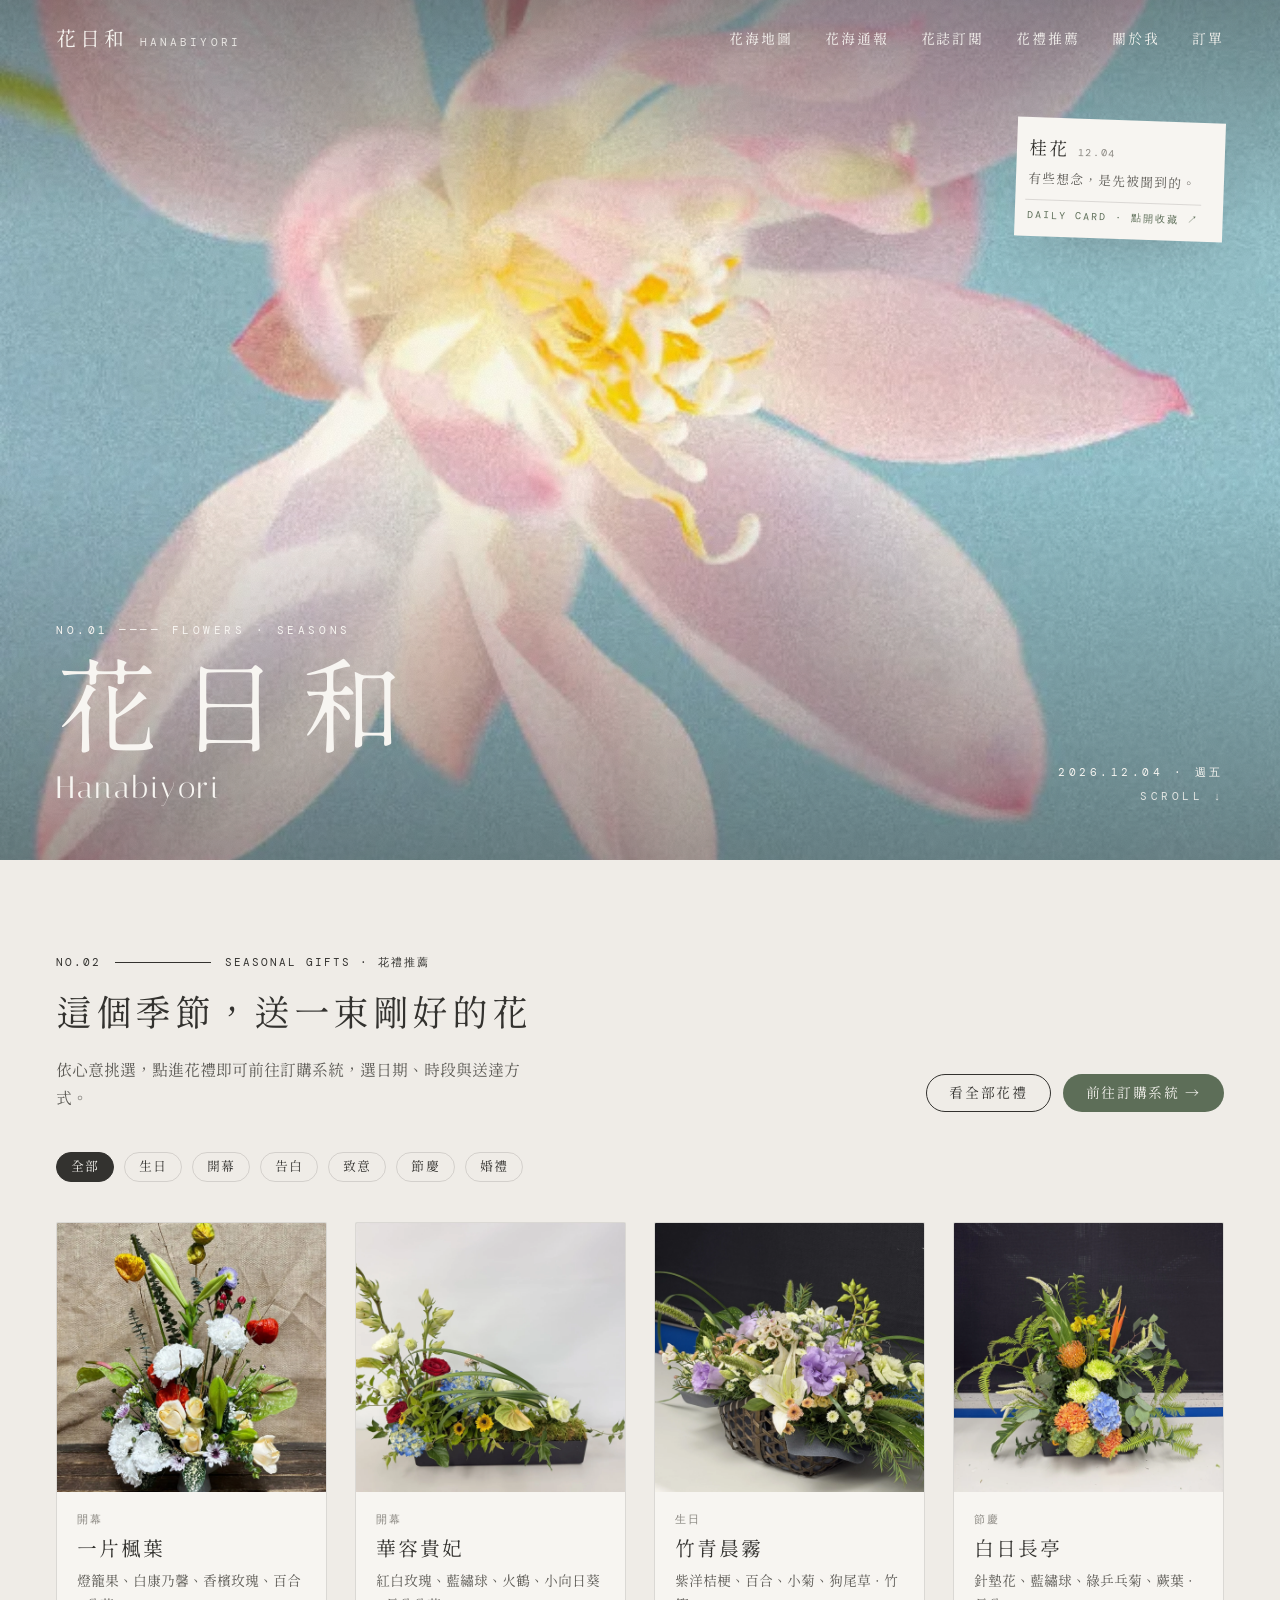
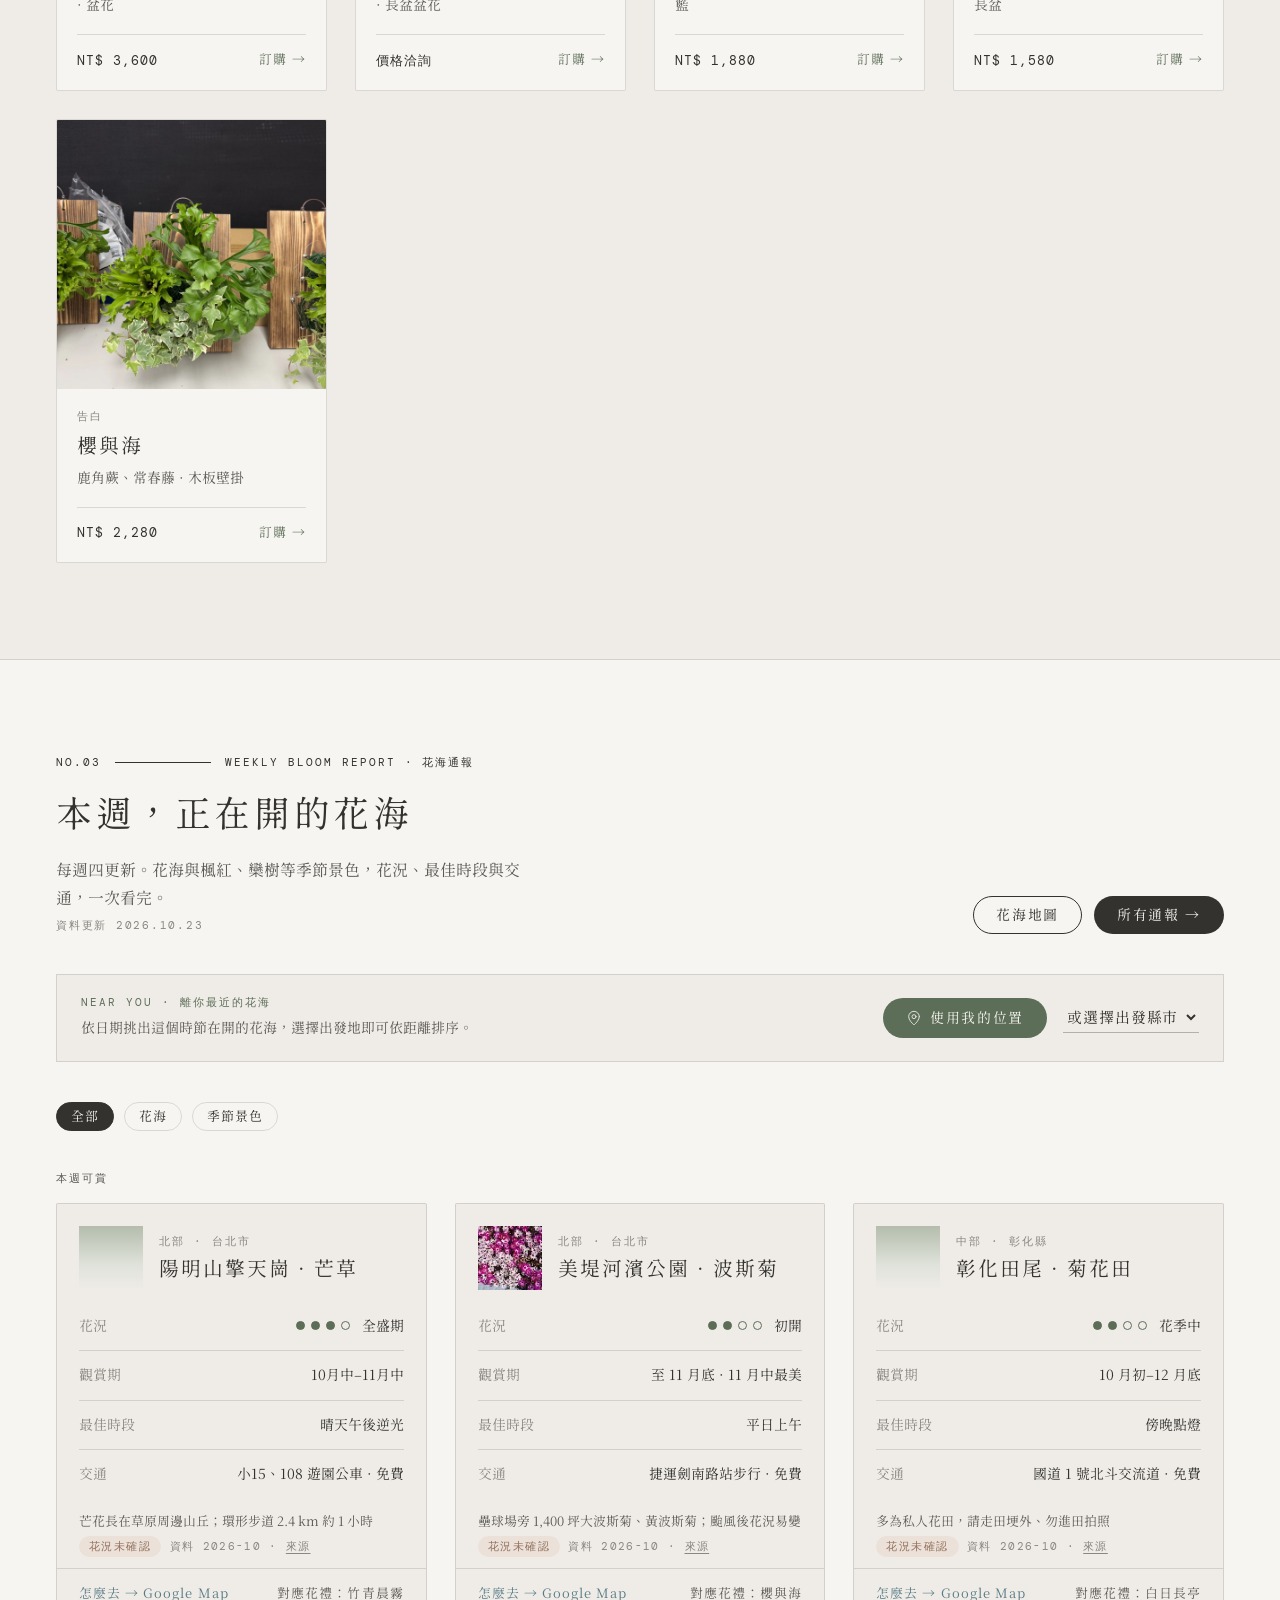
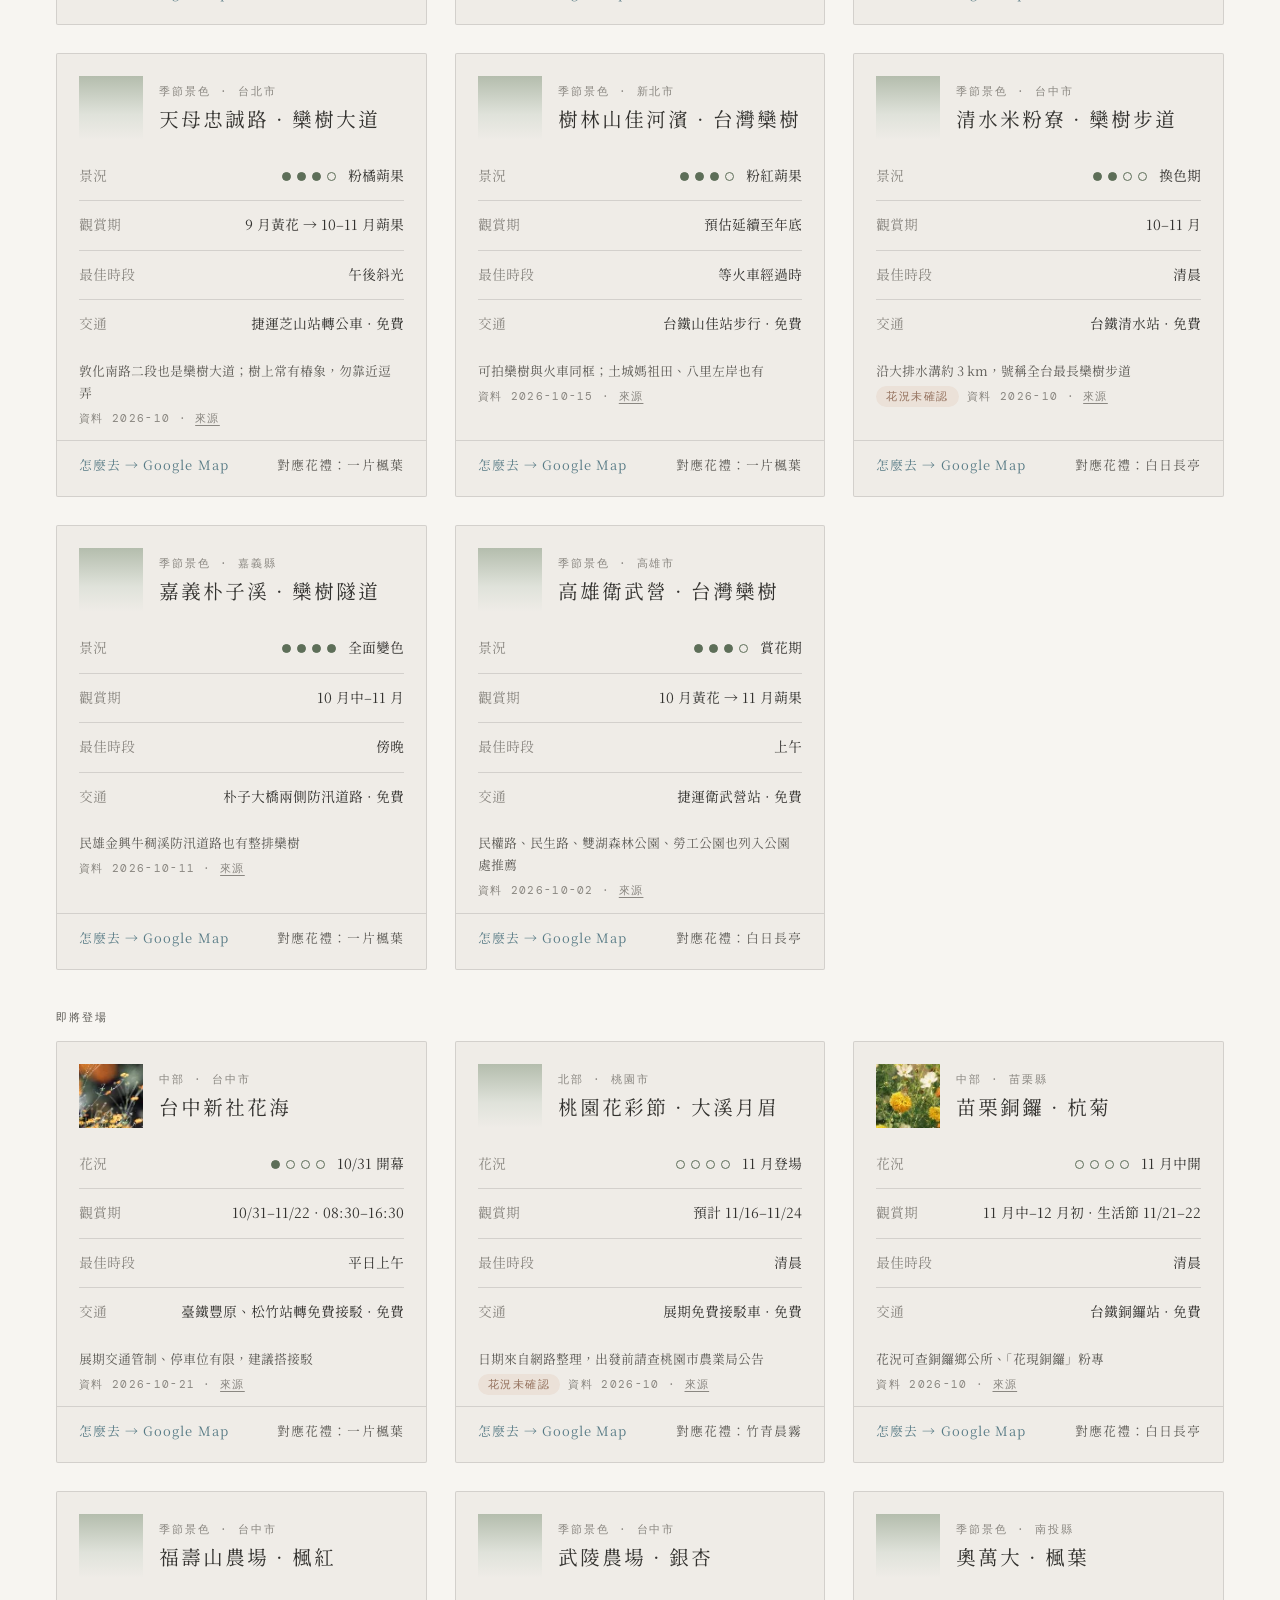
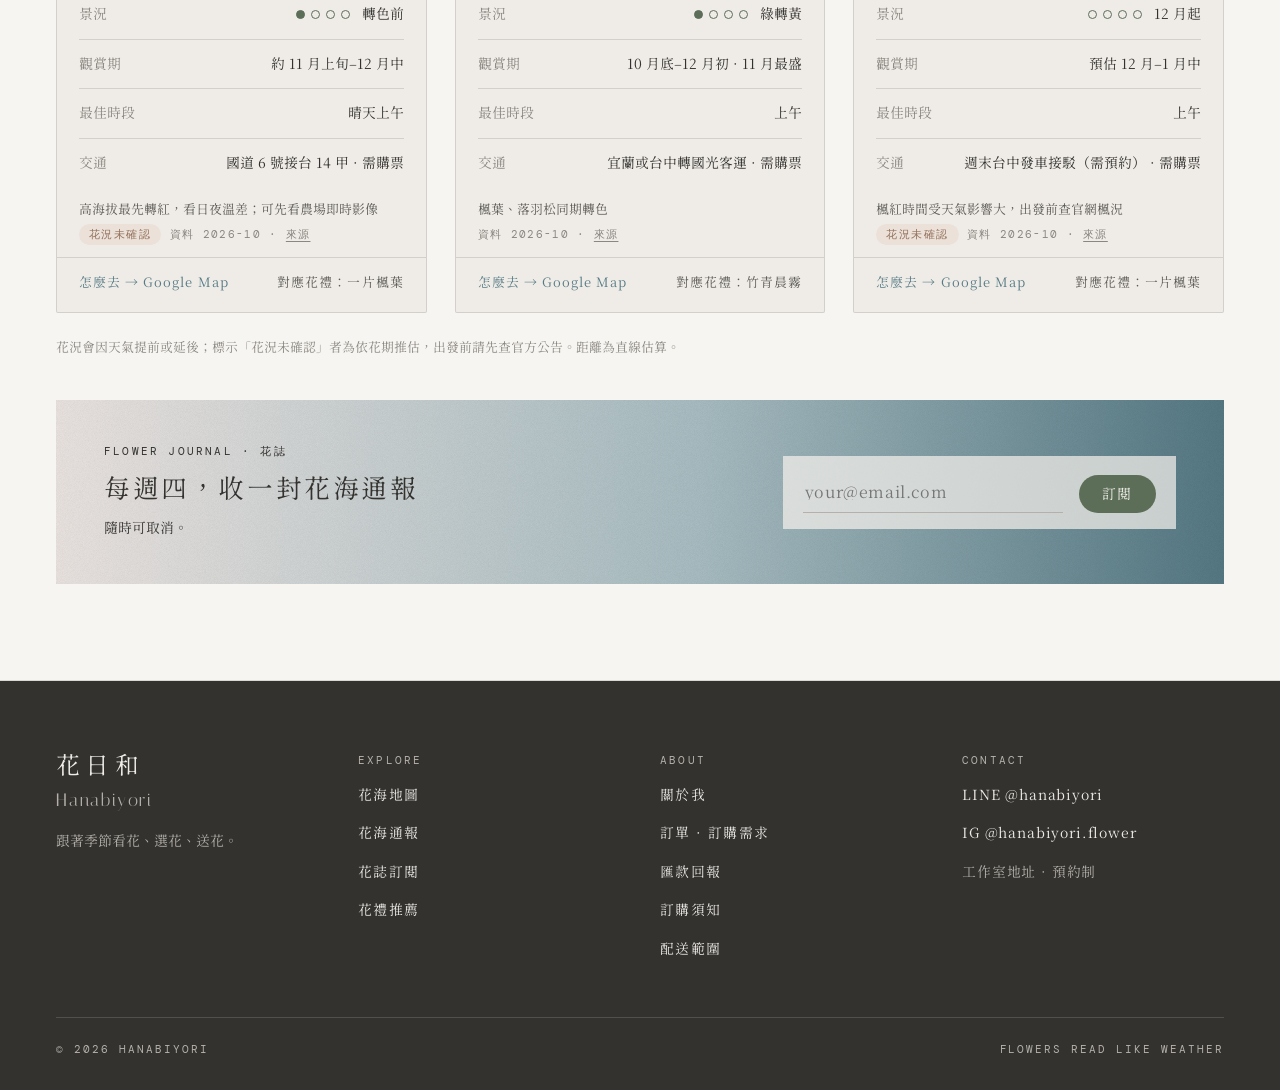
<file: site/index.html>
<!DOCTYPE html>
<html lang="zh-Hant-TW">
<head>
<meta charset="utf-8">
<meta name="viewport" content="width=device-width, initial-scale=1">
<title>花日和 Hanabiyori</title>
<meta name="description" content="跟著季節看花、選花、送花。每日一花、花禮推薦、花海通報。">
<link rel="stylesheet" href="assets/tokens/fonts.css">
<link rel="stylesheet" href="assets/tokens/colors.css">
<link rel="stylesheet" href="assets/tokens/typography.css">
<link rel="stylesheet" href="assets/tokens/spacing.css">
<link rel="stylesheet" href="assets/tokens/effects.css">
<link rel="stylesheet" href="assets/tokens/base.css">
<link rel="stylesheet" href="assets/styles.css">
<script src="assets/config.js" defer></script>
<script src="assets/main.js" defer></script>
<script src="assets/pages.js" defer></script>
</head>
<body id="top">
<div class="page">

<!-- 01 主視覺 -->
<section class="hero" data-layout="corner">
  <img class="hero__img" src="assets/img/hero-main.webp" alt="">
  <div class="hero__shade"></div>
  <div class="hero__grain"></div>

  <header class="hero__header">
    <a href="#top" class="brand">
      <span class="brand__zh">花日和</span>
      <span class="brand__en">Hanabiyori</span>
    </a>
    <nav class="hero__nav">
      <a href="map.html">花海地圖</a>
      <a href="report.html">花海通報</a>
      <a href="journal.html">花誌訂閱</a>
      <a href="gifts.html">花禮推薦</a>
      <a href="about.html">關於我</a>
      <a href="order.html">訂單</a>
    </nav>
  </header>

  <div class="hero__title hero__title--center">
    <span class="label">Flowers · Seasons · Slow Days</span>
    <h1>花日和</h1>
    <span class="hero__en">Hanabiyori</span>
  </div>
  <div class="hero__title hero__title--corner">
    <div class="hero__name">
      <span class="label">No.01 ———— Flowers · Seasons</span>
      <h1>花日和</h1>
      <span class="hero__en">Hanabiyori</span>
    </div>
    <div class="hero__meta label">
      <span data-bind="todayLabel"></span>
      <span class="hero__scroll">Scroll ↓</span>
    </div>
  </div>

  <!-- 每日一花：漂浮小卡 -->
  <button type="button" id="daily" class="daily" title="點開每日小卡">
    <span class="daily__photo photo-slot">
      <img data-bind-img="flower" alt="">
      <span class="daily__no">NO.<span data-bind="no"></span></span>
    </span>
    <span class="daily__head">
      <span class="daily__name" data-bind="name"></span>
      <span class="daily__short" data-bind="short"></span>
    </span>
    <span class="daily__quote" data-bind="quote"></span>
    <span class="daily__cta">Daily Card · 點開收藏 ↗</span>
  </button>
</section>

<!-- 每日小卡：放大 -->
<div class="card-modal" id="card-modal" hidden>
  <div class="card-modal__inner" role="dialog" aria-modal="true" aria-label="每日一花小卡">
    <div class="card">
      <div class="card__photo photo-slot">
        <img data-bind-img="flower" alt="">
        <span class="card__term" data-bind="term"></span>
      </div>
      <div class="card__head">
        <div class="card__names">
          <span class="card__name" data-bind="name"></span>
          <span class="card__en" data-bind="en"></span>
        </div>
        <span class="card__meaning">花語 <span data-bind="meaning"></span></span>
      </div>
      <span class="card__quote" data-bind="quote"></span>
      <span class="card__tip" data-bind="tip"></span>
      <div class="card__foot">
        <span data-bind="dateLabel"></span><span>花日和 · NO.<span data-bind="no"></span></span>
      </div>
    </div>
    <div class="card-modal__actions">
      <button type="button" class="icon-btn" data-action="prev" aria-label="前一天" title="前一天">
        <svg width="18" height="18" viewBox="0 0 24 24" fill="none" stroke="currentColor" stroke-width="1.25" stroke-linecap="round" stroke-linejoin="round" aria-hidden="true"><path d="m12 19-7-7 7-7"/><path d="M19 12H5"/></svg>
      </button>
      <button type="button" class="btn btn--primary" data-action="download">下載紀念小卡</button>
      <button type="button" class="icon-btn" data-action="next" aria-label="後一天" title="後一天">
        <svg width="18" height="18" viewBox="0 0 24 24" fill="none" stroke="currentColor" stroke-width="1.25" stroke-linecap="round" stroke-linejoin="round" aria-hidden="true"><path d="M5 12h14"/><path d="m12 5 7 7-7 7"/></svg>
      </button>
      <button type="button" class="icon-btn" data-action="close" aria-label="關閉" title="關閉">
        <svg width="18" height="18" viewBox="0 0 24 24" fill="none" stroke="currentColor" stroke-width="1.25" stroke-linecap="round" stroke-linejoin="round" aria-hidden="true"><path d="M18 6 6 18"/><path d="m6 6 12 12"/></svg>
      </button>
    </div>
    <span class="card-modal__msg" aria-live="polite"></span>
  </div>
</div>

<!-- 02 花禮推薦 -->
<section id="gifts" class="section">
  <div class="container">
    <div class="section__head">
      <div class="section__intro">
        <div class="index-label"><span>No.02</span><span class="index-label__rule"></span><span>Seasonal Gifts · 花禮推薦</span></div>
        <h2>這個季節，送一束剛好的花</h2>
        <p>依心意挑選，點進花禮即可前往訂購系統，選日期、時段與送達方式。</p>
      </div>
      <div class="section__actions"><a class="btn btn--secondary" href="gifts.html">看全部花禮</a><a class="btn btn--primary" data-order-link href="order.html">前往訂購系統 →</a></div>
    </div>
    <div class="tags" id="occasions"></div>
    <div class="gift-grid" id="gift-grid"></div>
  </div>
</section>

<!-- 03 花海通報 -->
<section id="report" class="section section--card">
  <div class="container">
    <div class="section__head">
      <div class="section__intro">
        <div class="index-label"><span>No.03</span><span class="index-label__rule"></span><span>Weekly Bloom Report · 花海通報</span></div>
        <h2>本週，正在開的花海</h2>
        <p>每週四更新。花海與楓紅、欒樹等季節景色，花況、最佳時段與交通，一次看完。<span class="report-updated" id="report-updated"></span></p>
      </div>
      <div class="section__actions">
        <a class="btn btn--secondary" href="map.html">花海地圖</a>
        <a class="btn btn--ink" href="report.html">所有通報 →</a>
      </div>
    </div>

    <!-- 當季最近花海：依位置排序 -->
    <div class="finder">
      <div class="finder__text">
        <span class="label finder__label">Near You · 離你最近的花海</span>
        <span class="finder__status" id="finder-status" aria-live="polite">依日期挑出這個時節在開的花海，選擇出發地即可依距離排序。</span>
      </div>
      <div class="finder__controls">
        <button type="button" class="btn btn--primary" id="finder-locate">
          <svg width="16" height="16" viewBox="0 0 24 24" fill="none" stroke="currentColor" stroke-width="1.25" stroke-linecap="round" stroke-linejoin="round" aria-hidden="true"><path d="M20 10c0 4.993-5.539 10.193-7.399 11.799a1 1 0 0 1-1.202 0C9.539 20.193 4 14.993 4 10a8 8 0 0 1 16 0"/><circle cx="12" cy="10" r="3"/></svg>
          使用我的位置
        </button>
        <label class="select"><span class="sr-only">出發縣市</span>
          <select id="finder-county"><option value="">或選擇出發縣市</option></select>
        </label>
      </div>
    </div>

    <div class="tags" id="report-kinds"></div>

    <div class="report-group">
      <span class="label report-group__title">本週可賞</span>
      <div class="report-grid" id="report-grid"></div>
    </div>
    <div class="report-group" id="report-soon-group">
      <span class="label report-group__title">即將登場</span>
      <div class="report-grid" id="report-soon"></div>
    </div>
    <p class="report-note">花況會因天氣提前或延後；標示「花況未確認」者為依花期推估，出發前請先查官方公告。距離為直線估算。</p>

    <div id="journal" class="journal">
      <div class="journal__grain"></div>
      <div class="journal__text">
        <span class="label">Flower Journal · 花誌</span>
        <span class="journal__title">每週四，收一封花海通報</span>
        <span class="journal__note">隨時可取消。</span>
      </div>
      <form class="journal__form" id="journal-form" data-journal="subscribe" novalidate>
        <input class="hp" type="text" name="website" tabindex="-1" autocomplete="off" aria-hidden="true">
        <label class="input"><input type="email" name="email" placeholder="your@email.com" required aria-label="Email"></label>
        <button type="submit" class="btn btn--primary">訂閱</button>
        <span class="form-msg" role="alert"></span>
      </form>
    </div>
  </div>
</section>

<!-- 頁尾 -->
<footer id="about" class="footer">
  <div class="container footer__inner">
    <div class="footer__cols">
      <div class="footer__col">
        <span class="footer__brand">花日和</span>
        <span class="footer__brand-en">Hanabiyori</span>
        <p class="footer__desc">跟著季節看花、選花、送花。</p>
      </div>
      <div class="footer__col">
        <span class="label footer__label">Explore</span>
        <a href="map.html">花海地圖</a>
        <a href="report.html">花海通報</a>
        <a href="journal.html">花誌訂閱</a>
        <a href="gifts.html">花禮推薦</a>
      </div>
      <div class="footer__col">
        <span class="label footer__label">About</span>
        <a href="about.html">關於我</a>
        <a href="order.html">訂單 · 訂購需求</a>
        <a href="order.html#pay">匯款回報</a>
        <a href="order.html#notes">訂購須知</a>
        <a href="order.html#notes">配送範圍</a>
      </div>
      <div class="footer__col footer__contact">
        <span class="label footer__label">Contact</span>
        <span>LINE @hanabiyori</span>
        <span>IG @hanabiyori.flower</span>
        <span class="footer__muted">工作室地址 · 預約制</span>
      </div>
    </div>
    <div class="footer__bottom label">
      <span>© 2026 Hanabiyori</span>
      <span>Flowers read like weather</span>
    </div>
  </div>
</footer>

</div>
</body>
</html>
</file>
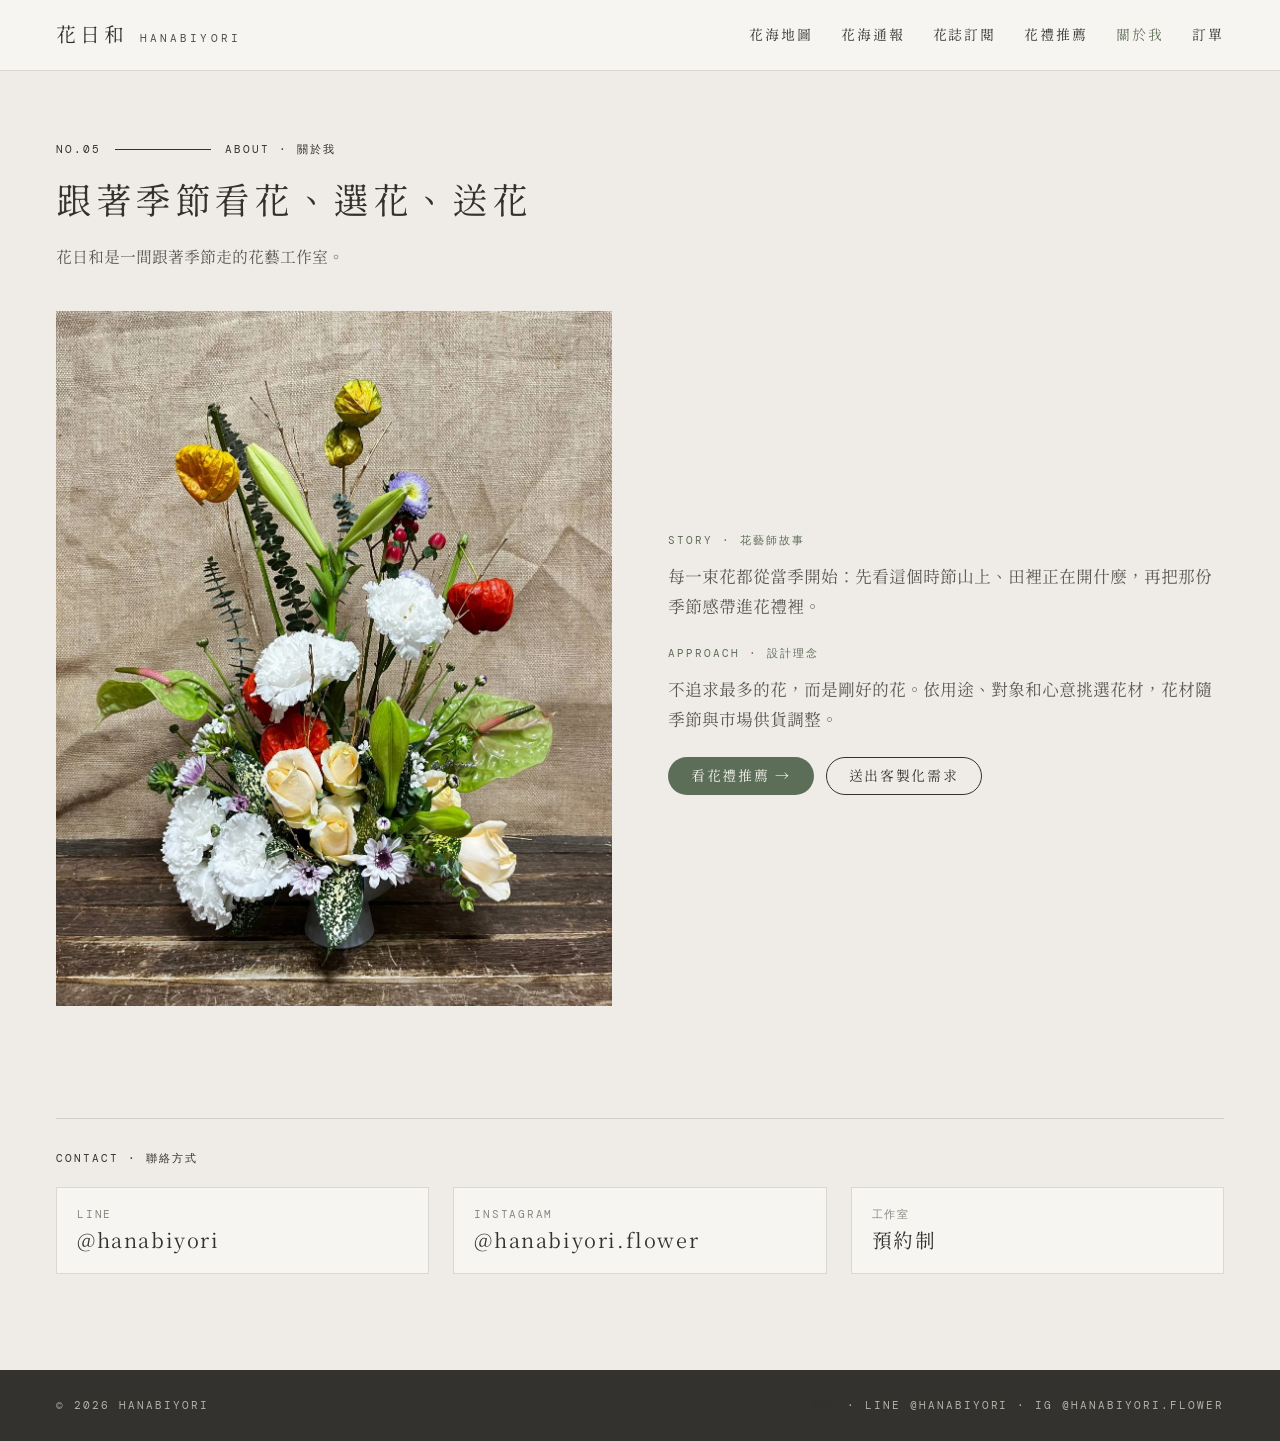
<file: site/about.html>
<!DOCTYPE html>
<html lang="zh-Hant-TW">
<head>
<meta charset="utf-8">
<meta name="viewport" content="width=device-width, initial-scale=1">
<title>關於我 · 花日和 Hanabiyori</title>
<meta name="description" content="花日和的花藝師故事與聯絡方式。">
<link rel="stylesheet" href="assets/tokens/fonts.css">
<link rel="stylesheet" href="assets/tokens/colors.css">
<link rel="stylesheet" href="assets/tokens/typography.css">
<link rel="stylesheet" href="assets/tokens/spacing.css">
<link rel="stylesheet" href="assets/tokens/effects.css">
<link rel="stylesheet" href="assets/tokens/base.css">
<link rel="stylesheet" href="assets/styles.css">
<script src="assets/config.js" defer></script>
<script src="assets/pages.js" defer></script>
</head>
<body>
<div class="page">

<header class="subhead">
  <a href="index.html" class="brand"><span class="brand__zh">花日和</span><span class="brand__en">Hanabiyori</span></a>
  <nav class="subhead__nav">
    <a href="map.html">花海地圖</a>
    <a href="report.html">花海通報</a>
    <a href="journal.html">花誌訂閱</a>
    <a href="gifts.html">花禮推薦</a>
    <a href="about.html" aria-current="page">關於我</a>
    <a href="order.html">訂單</a>
  </nav>
</header>

<section class="page-hero">
  <div class="container">
    <div class="index-label"><span>No.05</span><span class="index-label__rule"></span><span>About · 關於我</span></div>
    <h1>跟著季節看花、選花、送花</h1>
    <p>花日和是一間跟著季節走的花藝工作室。</p>
  </div>
</section>
<!-- TODO: 請換成花藝師本人的故事、照片與設計理念 -->
<section class="form-wrap">
  <div class="container">
    <div class="about">
      <div class="about__photo photo-slot"><img src="assets/img/gifts/g3.webp" alt="花日和作品"></div>
      <div class="about__text">
        <span class="label">Story · 花藝師故事</span>
        <p>每一束花都從當季開始：先看這個時節山上、田裡正在開什麼，再把那份季節感帶進花禮裡。</p>
        <span class="label">Approach · 設計理念</span>
        <p>不追求最多的花，而是剛好的花。依用途、對象和心意挑選花材，花材隨季節與市場供貨調整。</p>
        <div class="detail__actions">
          <a class="btn btn--primary" href="gifts.html">看花禮推薦 →</a>
          <a class="btn btn--secondary" href="order.html">送出客製化需求</a>
        </div>
      </div>
    </div>
    <div class="contact" id="contact">
      <span class="label">Contact · 聯絡方式</span>
      <div class="contact__grid">
        <div><small>LINE</small><b>@hanabiyori</b></div>
        <div><small>Instagram</small><b>@hanabiyori.flower</b></div>
        <div><small>工作室</small><b>預約制</b></div>
      </div>
    </div>
  </div>
</section>

<footer class="footer footer--slim">
  <div class="container footer__inner">
    <div class="footer__bottom label">
      <span>© 2026 Hanabiyori</span>
      <span><a href="order.html">訂單</a> · LINE @hanabiyori · IG @hanabiyori.flower</span>
    </div>
  </div>
</footer>

</div>
</body>
</html>
</file>
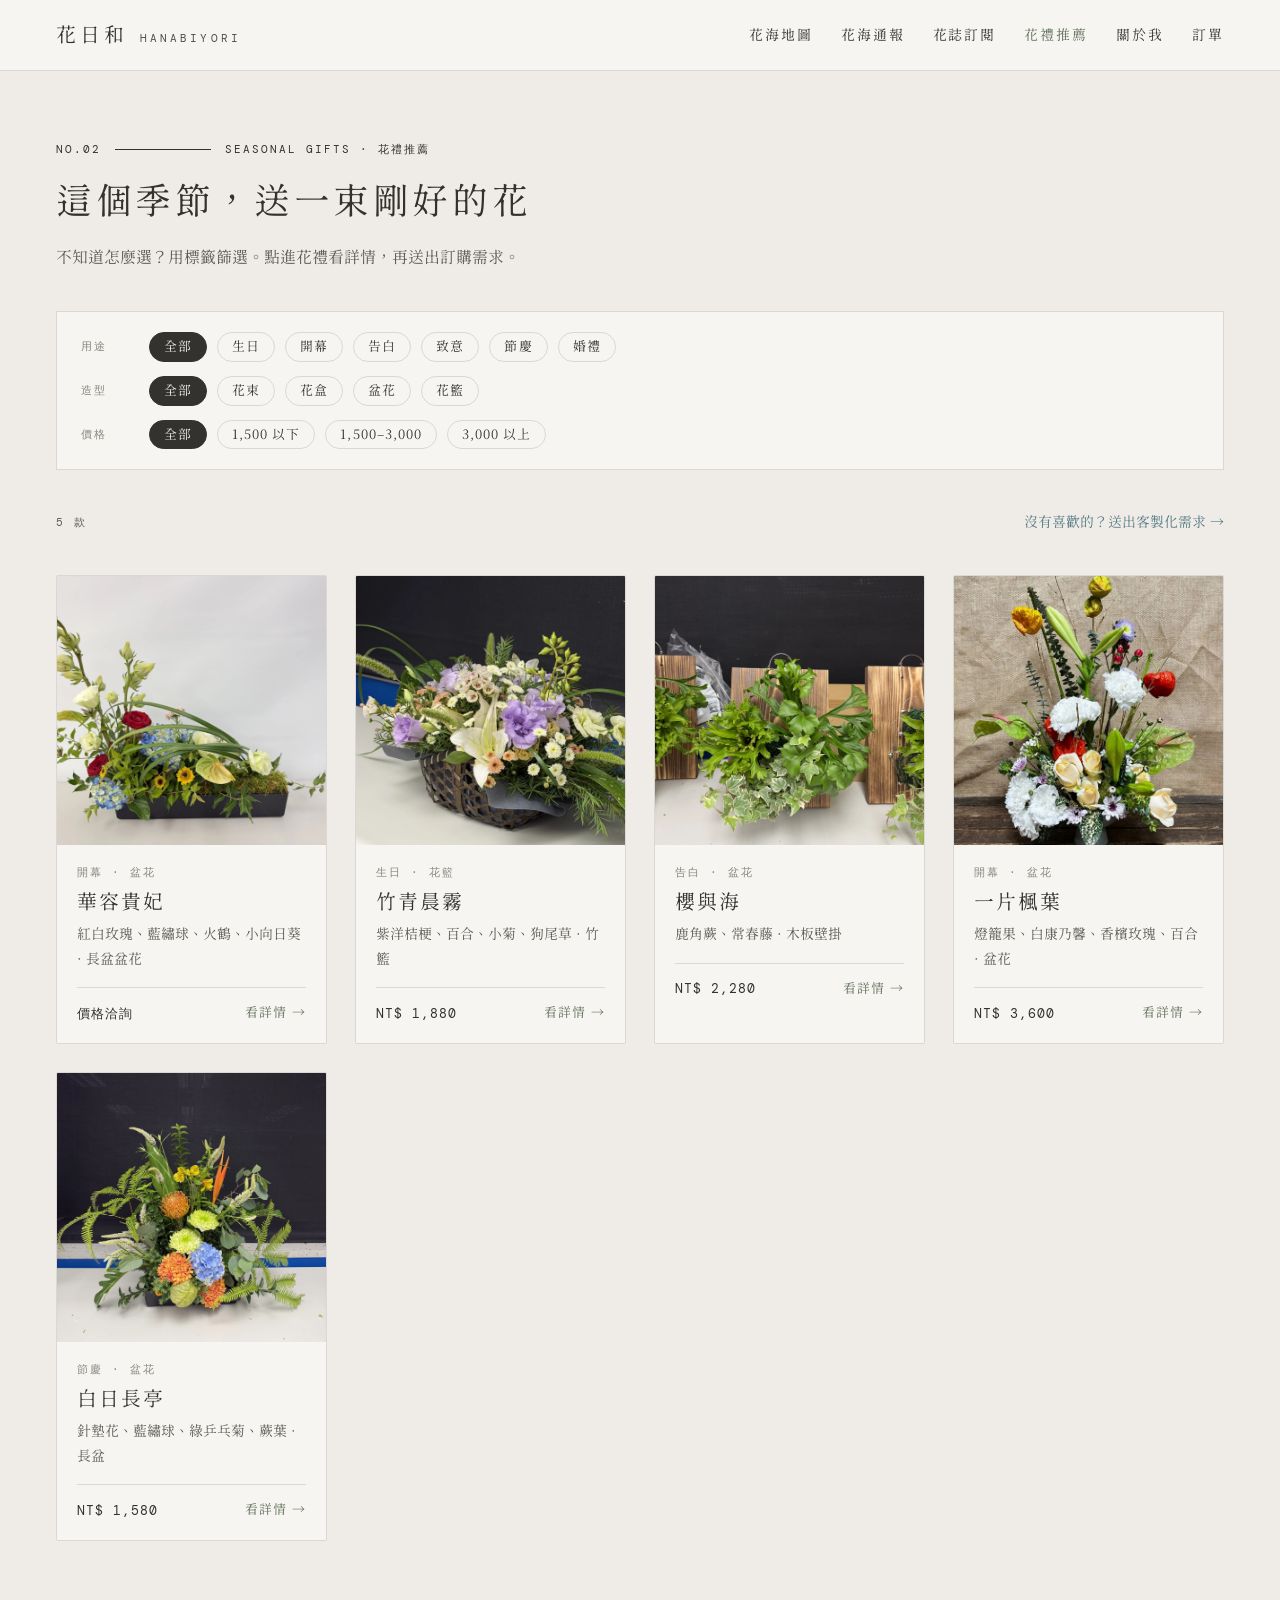
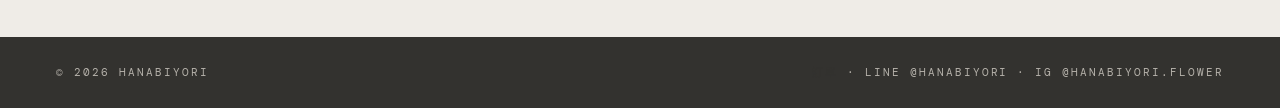
<file: site/gifts.html>
<!DOCTYPE html>
<html lang="zh-Hant-TW">
<head>
<meta charset="utf-8">
<meta name="viewport" content="width=device-width, initial-scale=1">
<title>花禮推薦 · 花日和 Hanabiyori</title>
<meta name="description" content="依用途、造型、價格挑選當季花禮。">
<link rel="stylesheet" href="assets/tokens/fonts.css">
<link rel="stylesheet" href="assets/tokens/colors.css">
<link rel="stylesheet" href="assets/tokens/typography.css">
<link rel="stylesheet" href="assets/tokens/spacing.css">
<link rel="stylesheet" href="assets/tokens/effects.css">
<link rel="stylesheet" href="assets/tokens/base.css">
<link rel="stylesheet" href="assets/styles.css">
<script src="assets/config.js" defer></script>
<script src="assets/pages.js" defer></script>
</head>
<body>
<div class="page">

<header class="subhead">
  <a href="index.html" class="brand"><span class="brand__zh">花日和</span><span class="brand__en">Hanabiyori</span></a>
  <nav class="subhead__nav">
    <a href="map.html">花海地圖</a>
    <a href="report.html">花海通報</a>
    <a href="journal.html">花誌訂閱</a>
    <a href="gifts.html" aria-current="page">花禮推薦</a>
    <a href="about.html">關於我</a>
    <a href="order.html">訂單</a>
  </nav>
</header>

<section class="page-hero">
  <div class="container">
    <div class="index-label"><span>No.02</span><span class="index-label__rule"></span><span>Seasonal Gifts · 花禮推薦</span></div>
    <h1>這個季節，送一束剛好的花</h1>
    <p>不知道怎麼選？用標籤篩選。點進花禮看詳情，再送出訂購需求。</p>
  </div>
</section>
<section class="form-wrap" id="gifts-page">
  <div class="container">
    <div class="filters">
      <div class="filters__row"><span class="label">用途</span><div class="tags" data-filter="occ"></div></div>
      <div class="filters__row"><span class="label">造型</span><div class="tags" data-filter="style"></div></div>
      <div class="filters__row"><span class="label">價格</span><div class="tags" data-filter="price"></div></div>
    </div>
    <div class="list-head"><span class="label" id="gift-count"></span><a href="order.html" class="report__map">沒有喜歡的？送出客製化需求 →</a></div>
    <div class="gift-grid" id="gift-list"></div>
  </div>
</section>

<footer class="footer footer--slim">
  <div class="container footer__inner">
    <div class="footer__bottom label">
      <span>© 2026 Hanabiyori</span>
      <span><a href="order.html">訂單</a> · LINE @hanabiyori · IG @hanabiyori.flower</span>
    </div>
  </div>
</footer>

</div>
</body>
</html>
</file>
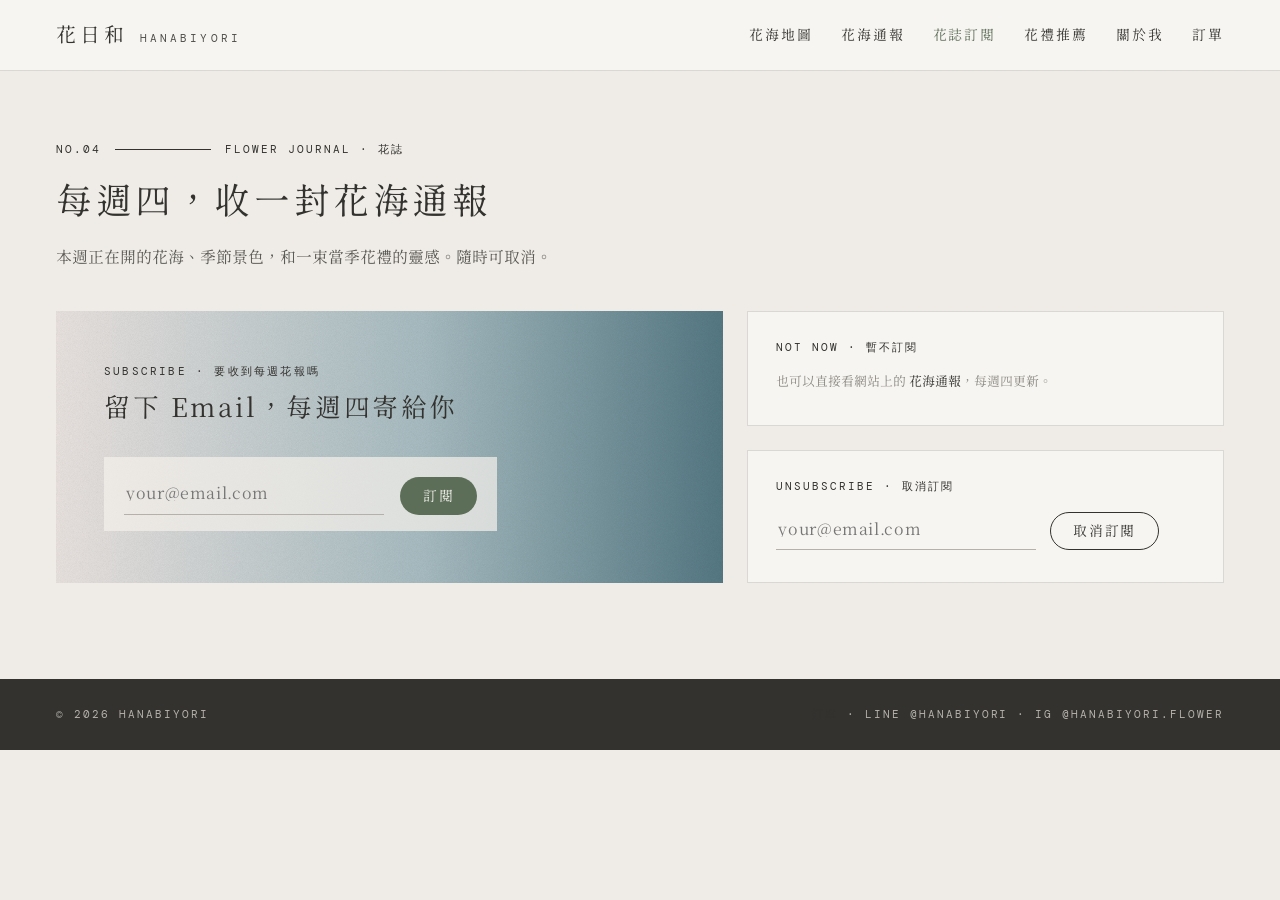
<file: site/journal.html>
<!DOCTYPE html>
<html lang="zh-Hant-TW">
<head>
<meta charset="utf-8">
<meta name="viewport" content="width=device-width, initial-scale=1">
<title>花誌訂閱 · 花日和 Hanabiyori</title>
<meta name="description" content="每週四，收一封花海通報。">
<link rel="stylesheet" href="assets/tokens/fonts.css">
<link rel="stylesheet" href="assets/tokens/colors.css">
<link rel="stylesheet" href="assets/tokens/typography.css">
<link rel="stylesheet" href="assets/tokens/spacing.css">
<link rel="stylesheet" href="assets/tokens/effects.css">
<link rel="stylesheet" href="assets/tokens/base.css">
<link rel="stylesheet" href="assets/styles.css">
<script src="assets/config.js" defer></script>
<script src="assets/pages.js" defer></script>
</head>
<body>
<div class="page">

<header class="subhead">
  <a href="index.html" class="brand"><span class="brand__zh">花日和</span><span class="brand__en">Hanabiyori</span></a>
  <nav class="subhead__nav">
    <a href="map.html">花海地圖</a>
    <a href="report.html">花海通報</a>
    <a href="journal.html" aria-current="page">花誌訂閱</a>
    <a href="gifts.html">花禮推薦</a>
    <a href="about.html">關於我</a>
    <a href="order.html">訂單</a>
  </nav>
</header>

<section class="page-hero">
  <div class="container">
    <div class="index-label"><span>No.04</span><span class="index-label__rule"></span><span>Flower Journal · 花誌</span></div>
    <h1>每週四，收一封花海通報</h1>
    <p>本週正在開的花海、季節景色，和一束當季花禮的靈感。隨時可取消。</p>
  </div>
</section>
<section class="form-wrap">
  <div class="container">
    <div class="journal-grid">
      <div class="journal journal--page">
        <div class="journal__grain"></div>
        <div class="journal__text">
          <span class="label">Subscribe · 要收到每週花報嗎</span>
          <span class="journal__title">留下 Email，每週四寄給你</span>
        </div>
        <form class="journal__form" data-journal="subscribe" novalidate>
          <input class="hp" type="text" name="website" tabindex="-1" autocomplete="off" aria-hidden="true">
          <label class="input"><input type="email" name="email" placeholder="your@email.com" required aria-label="Email"></label>
          <button type="submit" class="btn btn--primary">訂閱</button>
          <span class="form-msg" role="alert"></span>
        </form>
      </div>
      <div class="journal-side">
        <div class="fieldset">
          <span class="label">Not now · 暫不訂閱</span>
          <p class="detail__note">也可以直接看網站上的 <a href="report.html">花海通報</a>，每週四更新。</p>
        </div>
        <div class="fieldset">
          <span class="label">Unsubscribe · 取消訂閱</span>
          <form class="unsub" data-journal="unsubscribe" novalidate>
            <input class="hp" type="text" name="website" tabindex="-1" autocomplete="off" aria-hidden="true">
            <label class="input"><input type="email" name="email" placeholder="your@email.com" required aria-label="要取消的 Email"></label>
            <button type="submit" class="btn btn--secondary">取消訂閱</button>
            <span class="form-msg" role="alert"></span>
          </form>
        </div>
      </div>
    </div>
  </div>
</section>

<footer class="footer footer--slim">
  <div class="container footer__inner">
    <div class="footer__bottom label">
      <span>© 2026 Hanabiyori</span>
      <span><a href="order.html">訂單</a> · LINE @hanabiyori · IG @hanabiyori.flower</span>
    </div>
  </div>
</footer>

</div>
</body>
</html>
</file>
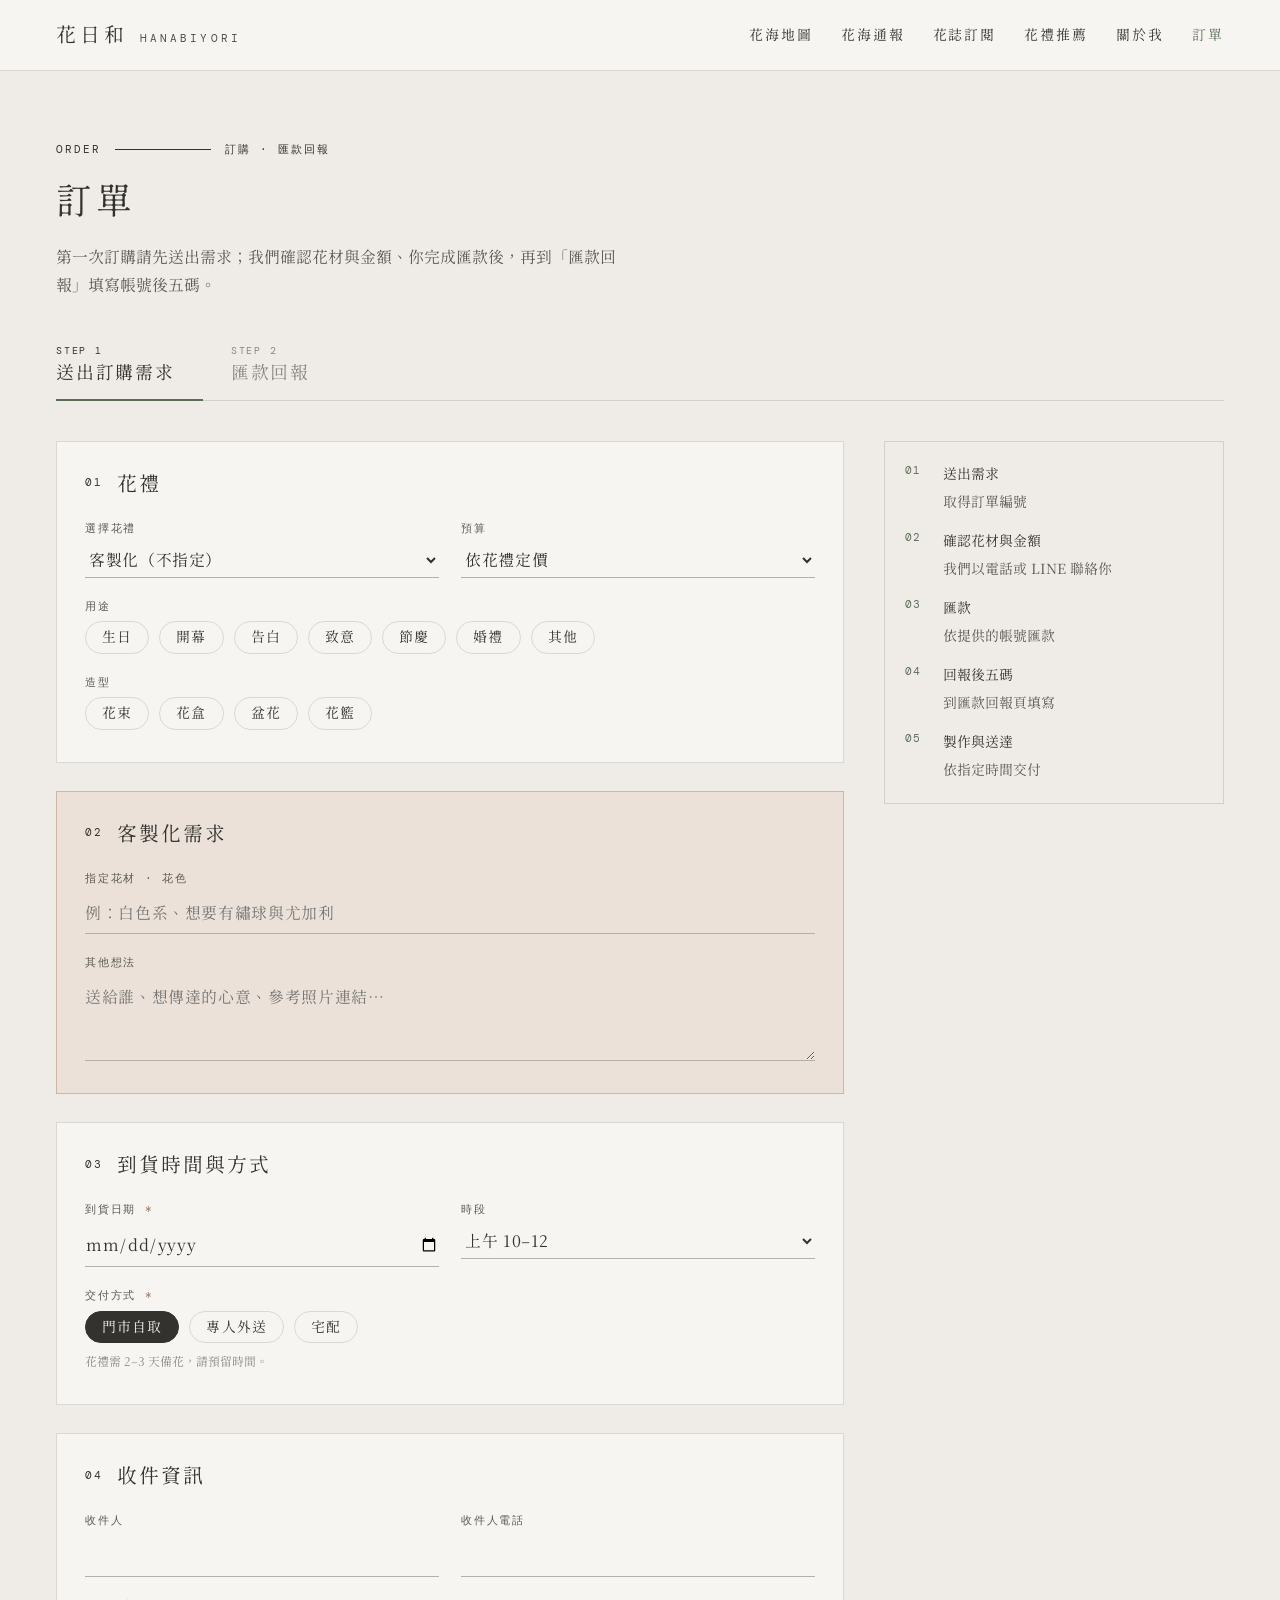
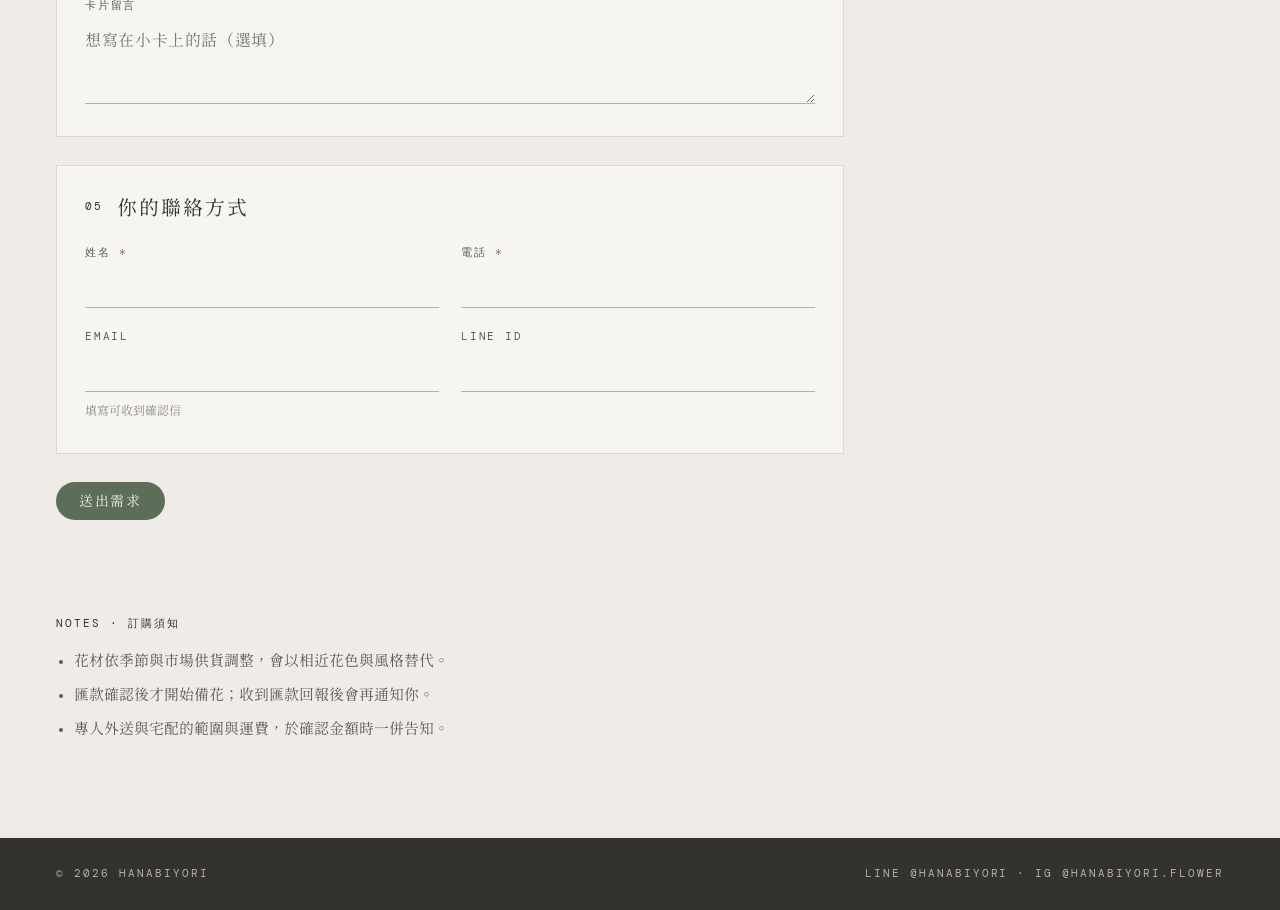
<file: site/order.html>
<!DOCTYPE html>
<html lang="zh-Hant-TW">
<head>
<meta charset="utf-8">
<meta name="viewport" content="width=device-width, initial-scale=1">
<title>訂單 · 花日和 Hanabiyori</title>
<meta name="description" content="送出花禮訂購需求，或在匯款後回報帳號後五碼。">
<link rel="stylesheet" href="assets/tokens/fonts.css">
<link rel="stylesheet" href="assets/tokens/colors.css">
<link rel="stylesheet" href="assets/tokens/typography.css">
<link rel="stylesheet" href="assets/tokens/spacing.css">
<link rel="stylesheet" href="assets/tokens/effects.css">
<link rel="stylesheet" href="assets/tokens/base.css">
<link rel="stylesheet" href="assets/styles.css">
<script src="assets/config.js" defer></script>
<script src="assets/order.js" defer></script>
</head>
<body>
<div class="page">

<header class="subhead">
  <a href="index.html" class="brand"><span class="brand__zh">花日和</span><span class="brand__en">Hanabiyori</span></a>
  <nav class="subhead__nav">
    <a href="map.html">花海地圖</a>
    <a href="report.html">花海通報</a>
    <a href="journal.html">花誌訂閱</a>
    <a href="gifts.html">花禮推薦</a>
    <a href="about.html">關於我</a>
    <a href="order.html" aria-current="page">訂單</a>
  </nav>
</header>

<section class="page-hero">
  <div class="container">
    <div class="index-label"><span>Order</span><span class="index-label__rule"></span><span>訂購 · 匯款回報</span></div>
    <h1>訂單</h1>
    <p>第一次訂購請先送出需求；我們確認花材與金額、你完成匯款後，再到「匯款回報」填寫帳號後五碼。</p>
    <div class="tabs" role="tablist">
      <a class="tabs__tab" role="tab" href="#request" data-tab="request"><small>Step 1</small>送出訂購需求</a>
      <a class="tabs__tab" role="tab" href="#pay" data-tab="pay"><small>Step 2</small>匯款回報</a>
    </div>
  </div>
</section>

<section class="form-wrap tab-panel" id="panel-request" data-panel="request">
  <div class="container">
    <div class="form-grid">
      <div>
        <form class="form" id="order-form" novalidate>
          <input class="hp" type="text" name="website" tabindex="-1" autocomplete="off" aria-hidden="true">

          <fieldset class="fieldset">
            <legend><span>01</span><b>花禮</b></legend>
            <div class="row">
              <label class="field"><span>選擇花禮</span>
                <select name="gift" id="gift-select"><option value="">客製化（不指定）</option></select>
              </label>
              <label class="field"><span>預算</span>
                <select name="budget">
                  <option value="">依花禮定價</option>
                  <option>1,500 以下</option><option>1,500–3,000</option><option>3,000 以上</option>
                </select>
              </label>
            </div>
            <div class="field"><span>用途</span>
              <div class="choices">
                <label><input type="radio" name="purpose" value="生日"><span>生日</span></label>
                <label><input type="radio" name="purpose" value="開幕"><span>開幕</span></label>
                <label><input type="radio" name="purpose" value="告白"><span>告白</span></label>
                <label><input type="radio" name="purpose" value="致意"><span>致意</span></label>
                <label><input type="radio" name="purpose" value="節慶"><span>節慶</span></label>
                <label><input type="radio" name="purpose" value="婚禮"><span>婚禮</span></label>
                <label><input type="radio" name="purpose" value="其他"><span>其他</span></label>
              </div>
            </div>
            <div class="field"><span>造型</span>
              <div class="choices">
                <label><input type="radio" name="style" value="花束"><span>花束</span></label>
                <label><input type="radio" name="style" value="花盒"><span>花盒</span></label>
                <label><input type="radio" name="style" value="盆花"><span>盆花</span></label>
                <label><input type="radio" name="style" value="花籃"><span>花籃</span></label>
              </div>
            </div>
          </fieldset>

          <fieldset class="fieldset custom">
            <legend><span>02</span><b>客製化需求</b></legend>
            <label class="field"><span>指定花材 · 花色</span>
              <input name="flowers" placeholder="例：白色系、想要有繡球與尤加利">
            </label>
            <label class="field"><span>其他想法</span>
              <textarea name="note" placeholder="送給誰、想傳達的心意、參考照片連結…"></textarea>
            </label>
          </fieldset>

          <fieldset class="fieldset">
            <legend><span>03</span><b>到貨時間與方式</b></legend>
            <div class="row">
              <label class="field"><span>到貨日期 <em>*</em></span><input type="date" name="date" required></label>
              <label class="field"><span>時段</span>
                <select name="slot"><option>上午 10–12</option><option>下午 13–17</option><option>晚上 18–20</option></select>
              </label>
            </div>
            <div class="field"><span>交付方式 <em>*</em></span>
              <div class="choices">
                <label><input type="radio" name="delivery" value="門市自取" checked><span>門市自取</span></label>
                <label><input type="radio" name="delivery" value="專人外送"><span>專人外送</span></label>
                <label><input type="radio" name="delivery" value="宅配"><span>宅配</span></label>
              </div>
              <small>花禮需 2–3 天備花，請預留時間。</small>
            </div>
          </fieldset>

          <fieldset class="fieldset">
            <legend><span>04</span><b>收件資訊</b></legend>
            <div class="row">
              <label class="field"><span>收件人</span><input name="recipient" autocomplete="off"></label>
              <label class="field"><span>收件人電話</span><input name="recipientPhone" type="tel" inputmode="tel"></label>
            </div>
            <label class="field" id="address-field"><span>地址</span><input name="address" autocomplete="street-address"></label>
            <label class="field"><span>卡片留言</span><textarea name="cardMessage" placeholder="想寫在小卡上的話（選填）"></textarea></label>
          </fieldset>

          <fieldset class="fieldset">
            <legend><span>05</span><b>你的聯絡方式</b></legend>
            <div class="row">
              <label class="field"><span>姓名 <em>*</em></span><input name="name" required autocomplete="name"></label>
              <label class="field"><span>電話 <em>*</em></span><input name="phone" type="tel" inputmode="tel" required autocomplete="tel"></label>
            </div>
            <div class="row">
              <label class="field"><span>Email</span><input name="email" type="email" autocomplete="email"><small>填寫可收到確認信</small></label>
              <label class="field"><span>LINE ID</span><input name="line"></label>
            </div>
          </fieldset>

          <div class="form-actions">
            <button type="submit" class="btn btn--primary">送出需求</button>
            <span class="form-msg" role="alert"></span>
          </div>
        </form>

        <div class="done" id="order-done" hidden>
          <span class="label">Request Received · 已收到需求</span>
          <span>你的訂單編號</span>
          <span class="done__id"></span>
          <ol>
            <li>請記下訂單編號，我們會在 1 個工作天內聯絡你確認花材與金額。</li>
            <li>確認後依提供的帳號匯款。</li>
            <li>匯款後到 <a href="#pay" data-goto-pay>匯款回報</a> 填寫訂單編號與帳號後五碼。</li>
          </ol>
        </div>
      </div>

      <aside class="aside">
        <div class="pick" id="pick" hidden>
          <div class="pick__photo"><img id="pick-img" alt=""></div>
          <div class="pick__body">
            <span class="label" id="pick-tag" style="color:var(--ink-3)"></span>
            <span class="pick__name" id="pick-name"></span>
            <span class="pick__desc" id="pick-desc"></span>
            <span class="pick__price" id="pick-price"></span>
          </div>
        </div>
        <ol class="steps">
          <li><b>送出需求</b>取得訂單編號</li>
          <li><b>確認花材與金額</b>我們以電話或 LINE 聯絡你</li>
          <li><b>匯款</b>依提供的帳號匯款</li>
          <li><b>回報後五碼</b>到匯款回報頁填寫</li>
          <li><b>製作與送達</b>依指定時間交付</li>
        </ol>
      </aside>
    </div>
  </div>
</section>

<section class="form-wrap tab-panel" id="panel-pay" data-panel="pay" hidden>
  <div class="container">
    <div class="form-grid">
      <div>
        <form class="form" id="pay-form" novalidate>
          <input class="hp" type="text" name="website" tabindex="-1" autocomplete="off" aria-hidden="true">
          <fieldset class="fieldset">
            <legend><span>01</span><b>訂單</b></legend>
            <div class="row">
              <label class="field"><span>訂單編號 <em>*</em></span><input name="id" required placeholder="HB-261023-01" autocapitalize="characters"></label>
              <label class="field"><span>訂購人電話 <em>*</em></span><input name="phone" type="tel" inputmode="tel" required><small>用來核對訂單</small></label>
            </div>
          </fieldset>
          <fieldset class="fieldset">
            <legend><span>02</span><b>匯款資訊</b></legend>
            <div class="row">
              <label class="field"><span>匯款帳號後五碼 <em>*</em></span><input name="last5" required inputmode="numeric" maxlength="5" pattern="\d{5}" placeholder="12345"></label>
              <label class="field"><span>匯款日期</span><input name="payDate" type="date"></label>
            </div>
          </fieldset>
          <div class="form-actions">
            <button type="submit" class="btn btn--primary">送出回報</button>
            <span class="form-msg" role="alert"></span>
          </div>
        </form>

        <div class="done" id="pay-done" hidden>
          <span class="label">Payment Reported · 已收到回報</span>
          <span class="done__id"></span>
          <ol>
            <li>我們會在對帳後通知你，並開始備花。</li>
            <li>如需修改，請直接以 LINE 聯絡。</li>
          </ol>
        </div>
      </div>
      <aside class="aside">
        <ol class="steps">
          <li><b>送出需求</b>取得訂單編號</li>
          <li><b>確認花材與金額</b>我們以電話或 LINE 聯絡你</li>
          <li><b>匯款</b>依提供的帳號匯款</li>
          <li><b>回報後五碼</b>就是這裡</li>
          <li><b>製作與送達</b>依指定時間交付</li>
        </ol>
      </aside>
    </div>
  </div>
</section>

<section class="notes" id="notes">
  <div class="container" style="gap:16px">
    <span class="label">Notes · 訂購須知</span>
    <ul>
      <li>花材依季節與市場供貨調整，會以相近花色與風格替代。</li>
      <li>匯款確認後才開始備花；收到匯款回報後會再通知你。</li>
      <li>專人外送與宅配的範圍與運費，於確認金額時一併告知。</li>
    </ul>
  </div>
</section>

<footer class="footer footer--slim">
  <div class="container footer__inner">
    <div class="footer__bottom label">
      <span>© 2026 Hanabiyori</span>
      <span>LINE @hanabiyori · IG @hanabiyori.flower</span>
    </div>
  </div>
</footer>

</div>
</body>
</html>
</file>
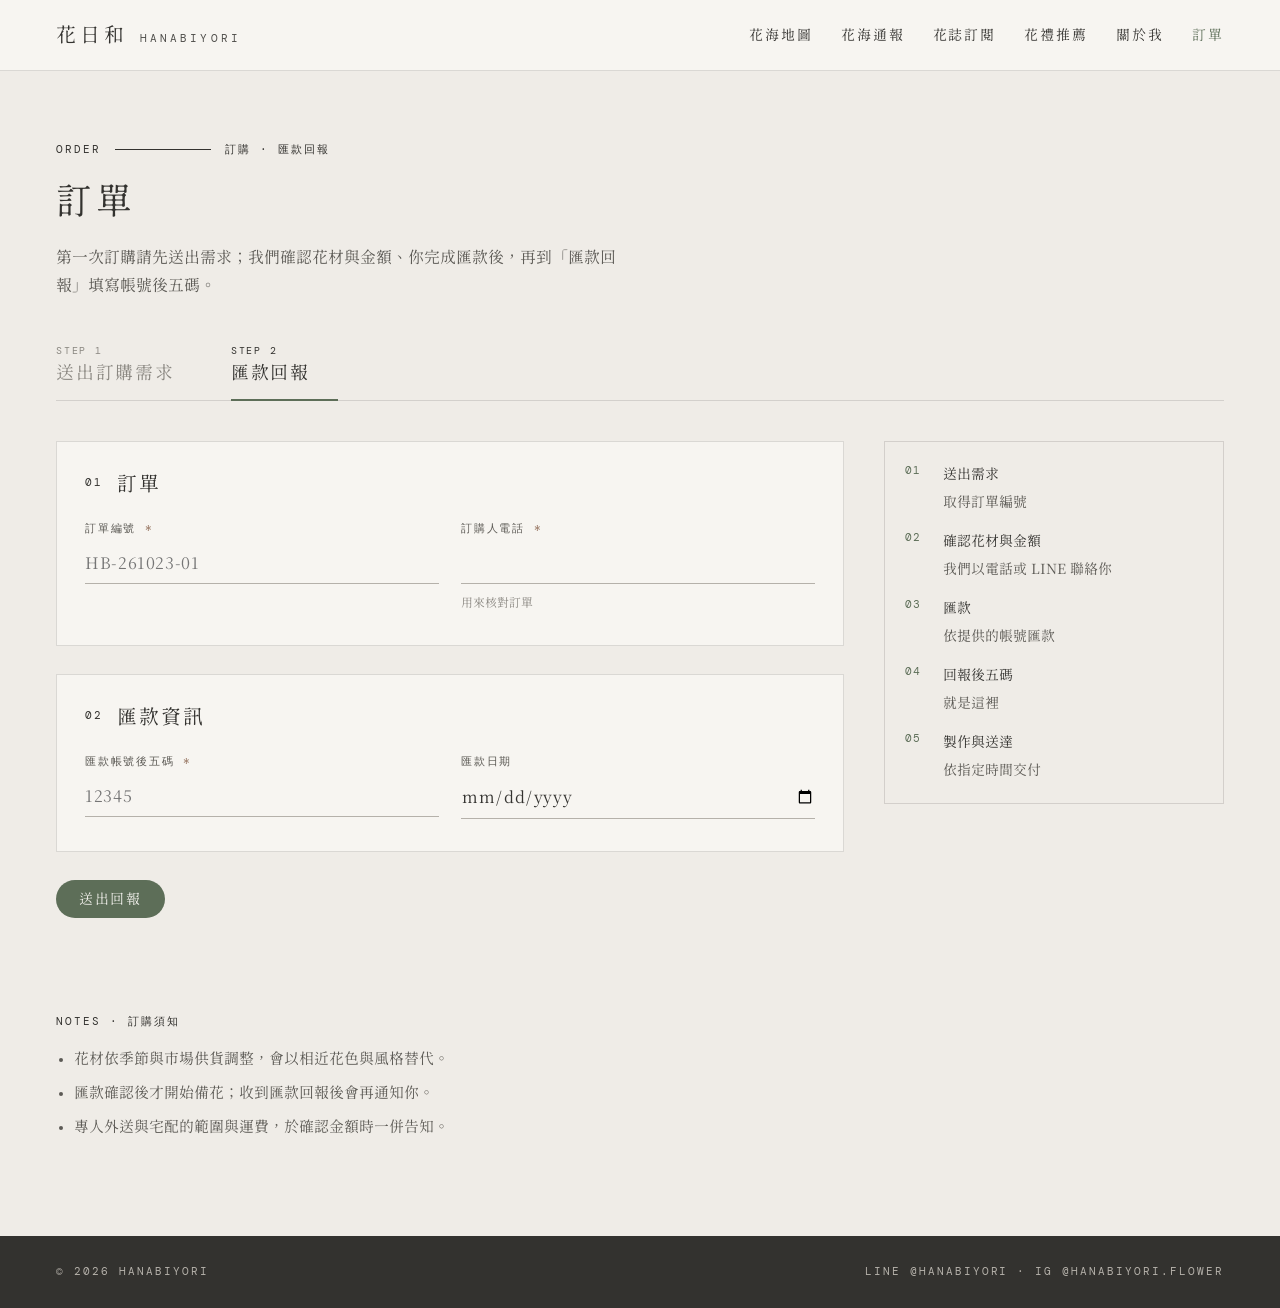
<file: site/pay.html>
<!DOCTYPE html>
<html lang="zh-Hant-TW">
<head>
<meta charset="utf-8">
<title>匯款回報 · 花日和 Hanabiyori</title>
<meta http-equiv="refresh" content="0; url=order.html#pay">
<script>location.replace('order.html' + location.search + '#pay');</script>
</head>
<body><a href="order.html#pay">前往匯款回報</a></body>
</html>
</file>
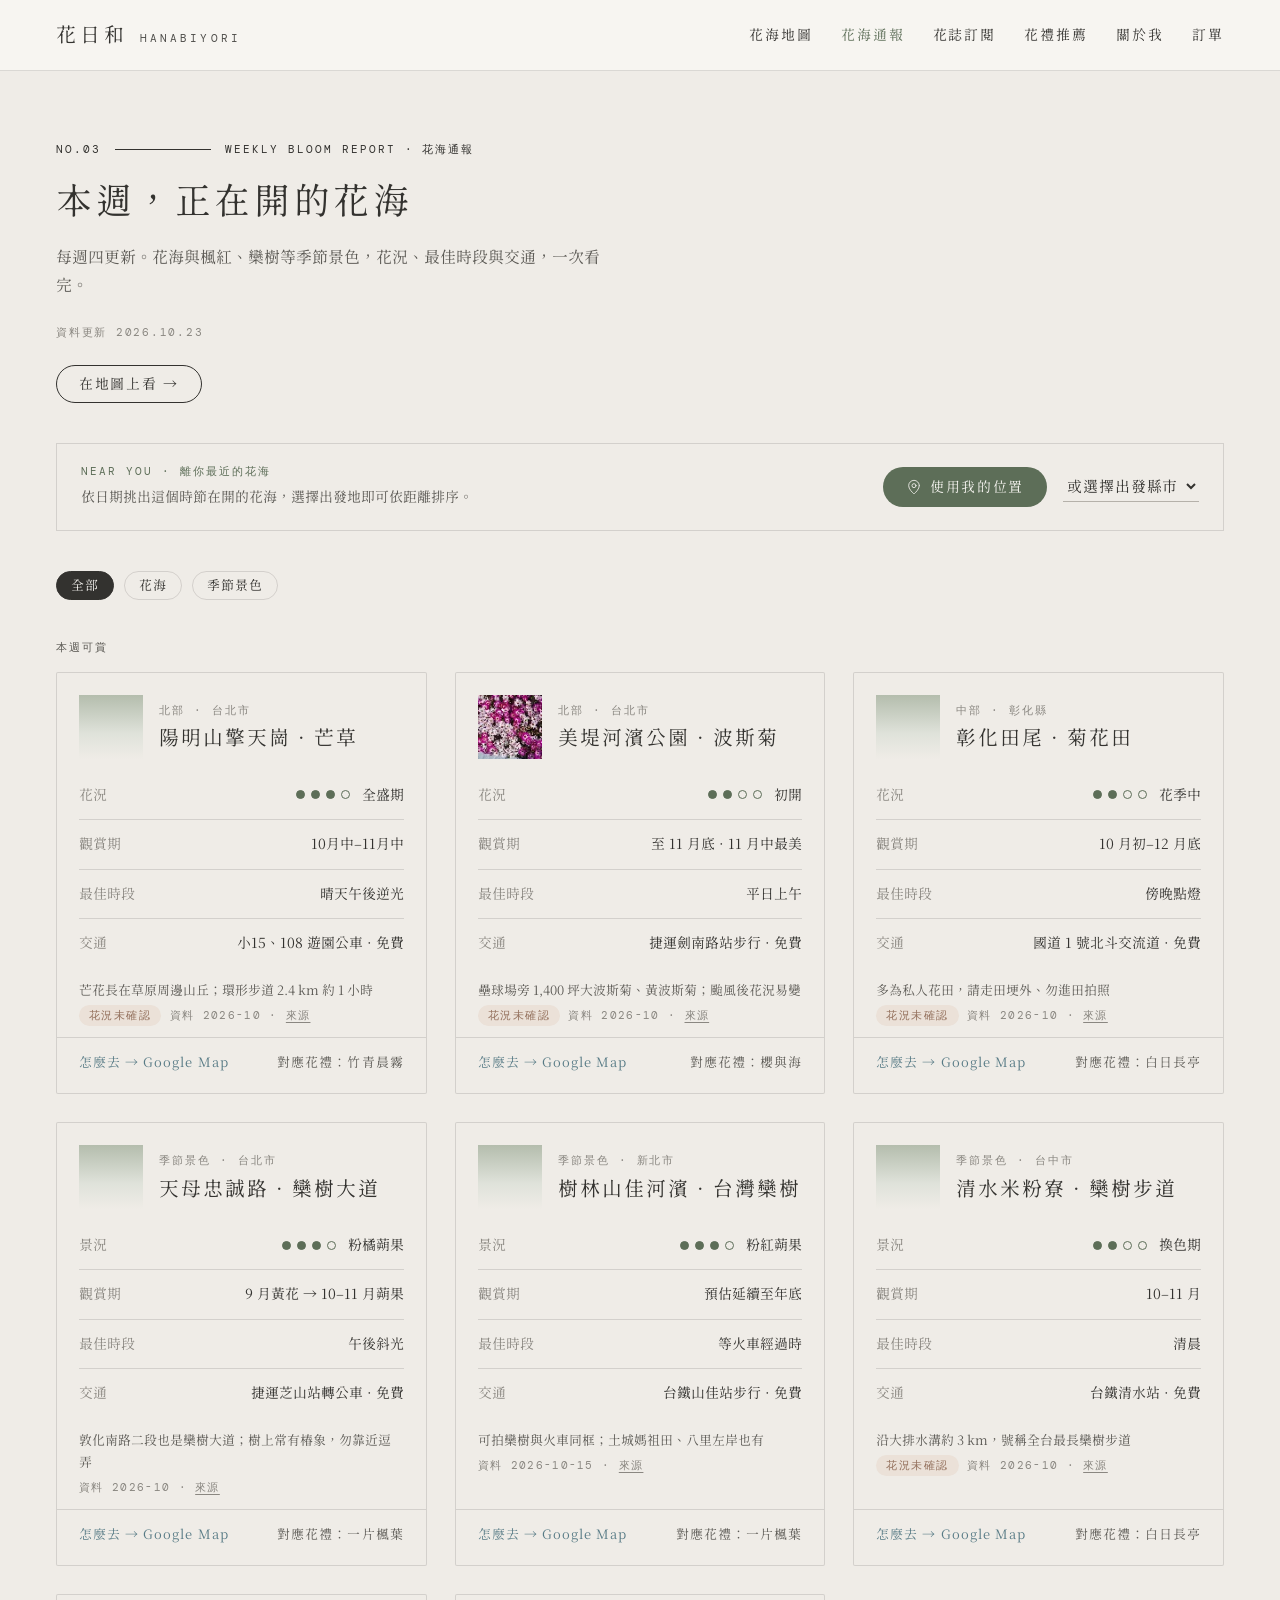
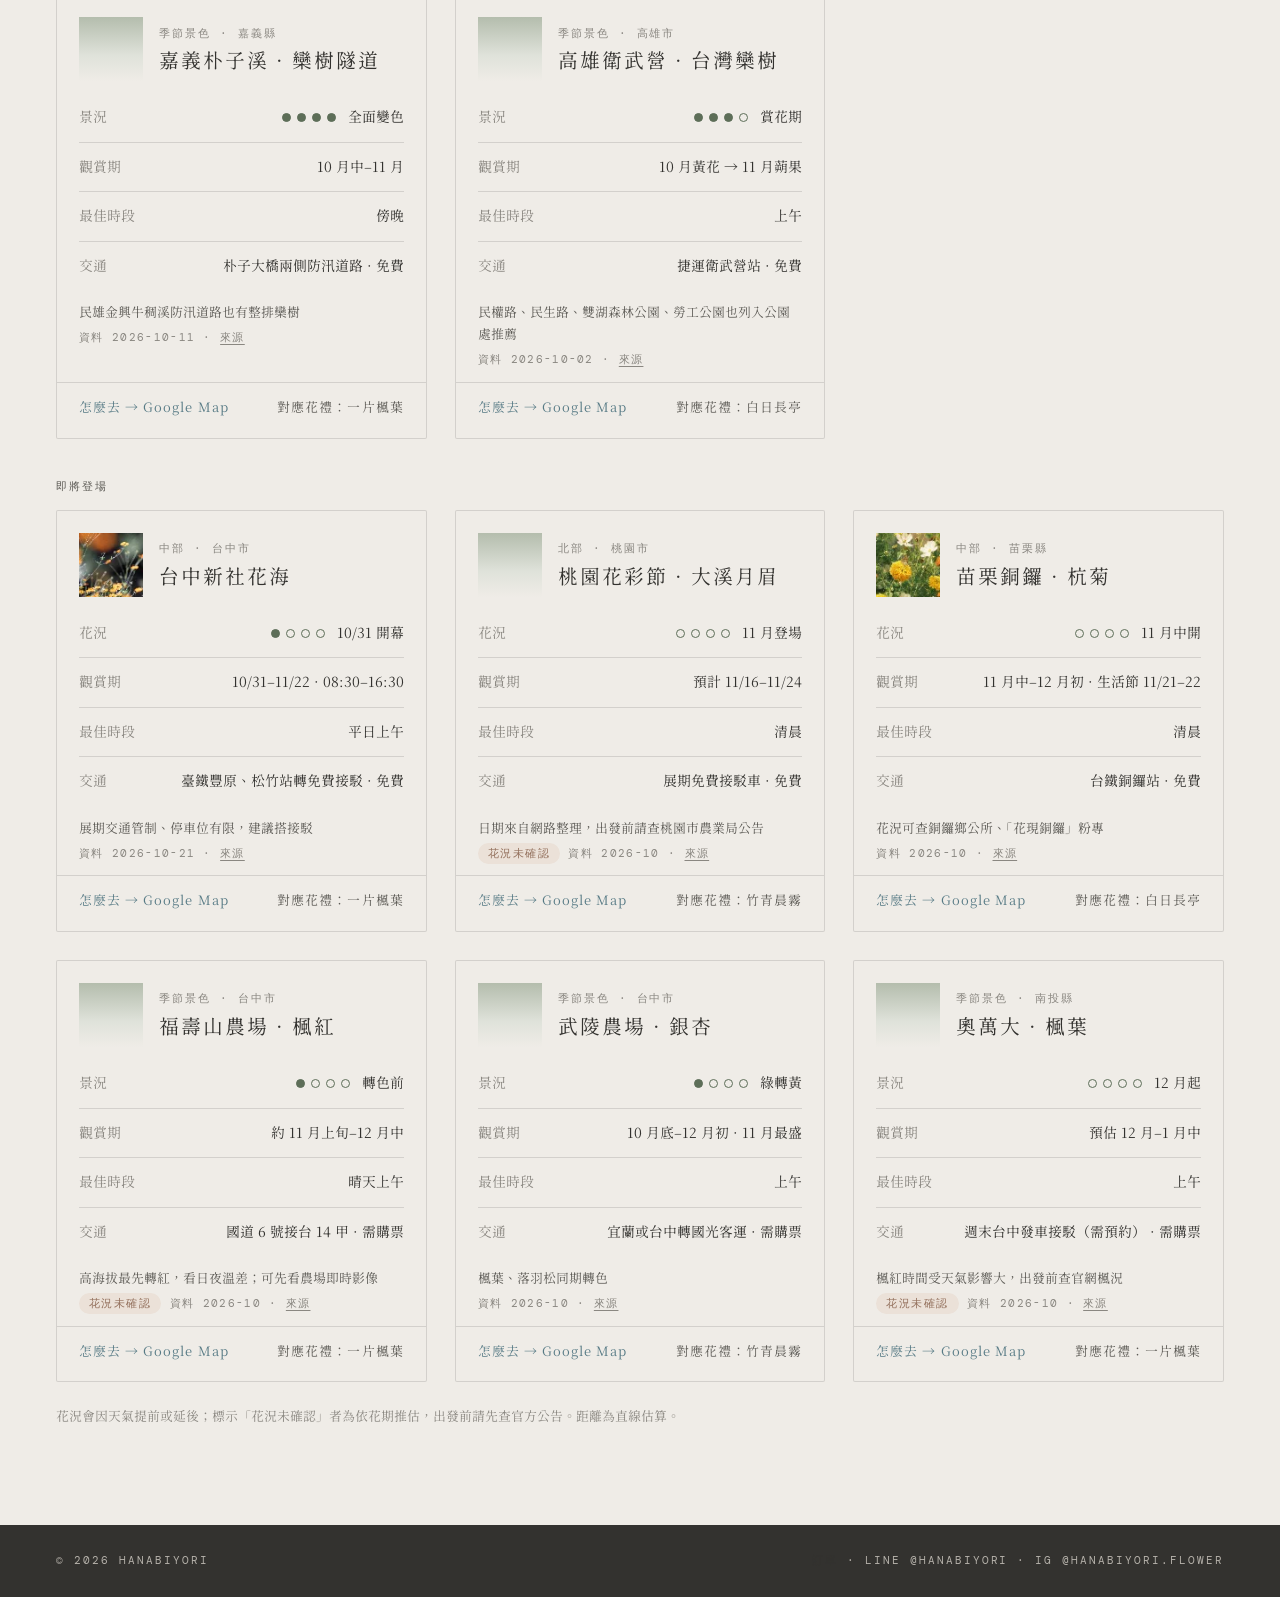
<file: site/report.html>
<!DOCTYPE html>
<html lang="zh-Hant-TW">
<head>
<meta charset="utf-8">
<meta name="viewport" content="width=device-width, initial-scale=1">
<title>花海通報 · 花日和 Hanabiyori</title>
<meta name="description" content="每週四更新：全台正在開的花海與季節景色，依你的位置排序。">
<link rel="stylesheet" href="assets/tokens/fonts.css">
<link rel="stylesheet" href="assets/tokens/colors.css">
<link rel="stylesheet" href="assets/tokens/typography.css">
<link rel="stylesheet" href="assets/tokens/spacing.css">
<link rel="stylesheet" href="assets/tokens/effects.css">
<link rel="stylesheet" href="assets/tokens/base.css">
<link rel="stylesheet" href="assets/styles.css">
<script src="assets/config.js" defer></script>
<script src="assets/main.js" defer></script>
<script src="assets/pages.js" defer></script>
</head>
<body>
<div class="page">

<header class="subhead">
  <a href="index.html" class="brand"><span class="brand__zh">花日和</span><span class="brand__en">Hanabiyori</span></a>
  <nav class="subhead__nav">
    <a href="map.html">花海地圖</a>
    <a href="report.html" aria-current="page">花海通報</a>
    <a href="journal.html">花誌訂閱</a>
    <a href="gifts.html">花禮推薦</a>
    <a href="about.html">關於我</a>
    <a href="order.html">訂單</a>
  </nav>
</header>

<section class="page-hero">
  <div class="container">
    <div class="index-label"><span>No.03</span><span class="index-label__rule"></span><span>Weekly Bloom Report · 花海通報</span></div>
    <h1>本週，正在開的花海</h1>
    <p>每週四更新。花海與楓紅、欒樹等季節景色，花況、最佳時段與交通，一次看完。</p>
    <span class="report-updated" id="report-updated"></span>
    <div class="section__actions"><a class="btn btn--secondary" href="map.html">在地圖上看 →</a></div>
  </div>
</section>
<section class="form-wrap">
  <div class="container">
    <!-- 當季最近花海：依位置排序 -->
    <div class="finder">
      <div class="finder__text">
        <span class="label finder__label">Near You · 離你最近的花海</span>
        <span class="finder__status" id="finder-status" aria-live="polite">依日期挑出這個時節在開的花海，選擇出發地即可依距離排序。</span>
      </div>
      <div class="finder__controls">
        <button type="button" class="btn btn--primary" id="finder-locate">
          <svg width="16" height="16" viewBox="0 0 24 24" fill="none" stroke="currentColor" stroke-width="1.25" stroke-linecap="round" stroke-linejoin="round" aria-hidden="true"><path d="M20 10c0 4.993-5.539 10.193-7.399 11.799a1 1 0 0 1-1.202 0C9.539 20.193 4 14.993 4 10a8 8 0 0 1 16 0"/><circle cx="12" cy="10" r="3"/></svg>
          使用我的位置
        </button>
        <label class="select"><span class="sr-only">出發縣市</span>
          <select id="finder-county"><option value="">或選擇出發縣市</option></select>
        </label>
      </div>
    </div>

    <div class="tags" id="report-kinds"></div>

    <div class="report-group">
      <span class="label report-group__title">本週可賞</span>
      <div class="report-grid" id="report-grid"></div>
    </div>
    <div class="report-group" id="report-soon-group">
      <span class="label report-group__title">即將登場</span>
      <div class="report-grid" id="report-soon"></div>
    </div>
    <p class="report-note">花況會因天氣提前或延後；標示「花況未確認」者為依花期推估，出發前請先查官方公告。距離為直線估算。</p>
  </div>
</section>

<footer class="footer footer--slim">
  <div class="container footer__inner">
    <div class="footer__bottom label">
      <span>© 2026 Hanabiyori</span>
      <span><a href="order.html">訂單</a> · LINE @hanabiyori · IG @hanabiyori.flower</span>
    </div>
  </div>
</footer>

</div>
</body>
</html>
</file>
<file: site/assets/tokens/fonts.css>
/* Noto Serif TC remains as fallback for GenWanMin2; Italiana + DM Mono via Google Fonts. */
@import url("https://fonts.googleapis.com/css2?family=Noto+Serif+TC:wght@200;300;400;500;600&family=Italiana&family=DM+Mono:wght@300;400&display=swap");
/* 源雲明體 GenWanMin2 — only Regular uploaded; Light(300) requests resolve to this file. */
@font-face{font-family:"GenWanMin2";src:url("../fonts/GenWanMin2TW-R.otf") format("opentype");font-weight:400;font-style:normal;font-display:swap}
</file>
<file: site/assets/tokens/colors.css>
:root{
/* Paper & ink */
--paper-0:#F7F5F1;--paper-1:#EFECE7;--paper-2:#E6E2DB;--paper-3:#D8D3CB;
--ink-1:#33322F;--ink-2:#5C5A55;--ink-3:#8A8781;--ink-4:#B5B1AA;
/* 竹 Bamboo green */
--bamboo-900:#425244;--bamboo-700:#5D6E58;--bamboo-500:#86957F;--bamboo-300:#B4BDAD;--bamboo-100:#DFE2DA;
/* 楓 Leaf terracotta */
--leaf-700:#93705C;--leaf-500:#B08C72;--leaf-300:#CFB6A3;--leaf-100:#EBE1D8;
/* 櫻 Blush */
--blush-500:#B7A29D;--blush-300:#D7C9C4;--blush-100:#ECE5E2;
/* 海 Sea teal */
--sea-700:#557984;--sea-500:#7395A0;--sea-300:#A9BEC3;--sea-100:#DCE3E5;
/* 暮 Dusk mauve & denim */
--mauve-500:#958A8C;--mauve-300:#BBB1B2;--denim-500:#6D788C;--rust-500:#956A5A;
/* Semantic */
--success:#5D6E58;--warning:#B08C72;--danger:#956A5A;--info:#557984;
/* Aliases */
--surface-page:var(--paper-1);--surface-card:var(--paper-0);--surface-sunken:var(--paper-2);--surface-inverse:var(--ink-1);
--text-body:var(--ink-1);--text-muted:var(--ink-2);--text-subtle:var(--ink-3);--text-on-inverse:var(--paper-0);
--line:var(--ink-1);--line-soft:var(--paper-3);--line-hair:rgba(42,41,38,.14);
--accent:var(--bamboo-700);--accent-hover:var(--bamboo-900);--accent-soft:var(--bamboo-100);
--accent-warm:var(--leaf-500);--focus-ring:var(--sea-500);
/* Signature gradients */
--grad-dawn:linear-gradient(180deg,var(--blush-300) 0%,#CDCFCC 45%,var(--sea-500) 100%);
--grad-tide:linear-gradient(90deg,var(--blush-100) 0%,var(--sea-300) 55%,var(--sea-700) 100%);
--grad-dusk:linear-gradient(135deg,var(--denim-500) 0%,var(--mauve-300) 50%,var(--rust-500) 100%);
--grad-mist:linear-gradient(180deg,var(--bamboo-300) 0%,var(--bamboo-100) 60%,var(--paper-1) 100%);
--grad-rose:radial-gradient(120% 90% at 20% 10%,#B5999A 0%,var(--mauve-500) 55%,#8C9C9C 100%);
}
</file>
<file: site/assets/tokens/typography.css>
:root{
--font-serif:"GenWanMin2","Noto Serif TC","Songti TC",serif;
--font-display:"Italiana","GenWanMin2","Noto Serif TC",serif;
--font-mono:"DM Mono",ui-monospace,monospace;
--fw-extralight:200;/* @kind font */--fw-light:300;/* @kind font */--fw-regular:400;/* @kind font */--fw-medium:500;/* @kind font */--fw-semibold:600;/* @kind font */
--fs-display:88px;--fs-h1:56px;--fs-h2:36px;--fs-h3:24px;--fs-lg:18px;--fs-body:16px;--fs-sm:14px;--fs-label:11px;
--lh-tight:1.1;/* @kind font */--lh-snug:1.3;/* @kind font */--lh-body:1.75;/* @kind font */
--tracking-display:.02em;/* @kind font */--tracking-label:.18em;/* @kind font */--tracking-cjk:.08em;/* @kind font */
/* Semantic */
--type-display:var(--fw-regular) var(--fs-display)/var(--lh-tight) var(--font-display);
--type-h1:var(--fw-light) var(--fs-h1)/var(--lh-tight) var(--font-serif);
--type-h2:var(--fw-light) var(--fs-h2)/var(--lh-snug) var(--font-serif);
--type-h3:var(--fw-regular) var(--fs-h3)/var(--lh-snug) var(--font-serif);
--type-body:var(--fw-light) var(--fs-body)/var(--lh-body) var(--font-serif);
--type-label:var(--fw-regular) var(--fs-label)/1.4 var(--font-mono);
}
</file>
<file: site/assets/tokens/spacing.css>
:root{
--space-1:4px;--space-2:8px;--space-3:12px;--space-4:16px;--space-5:24px;--space-6:32px;--space-7:48px;--space-8:64px;--space-9:96px;--space-10:144px;
--radius-0:0px;--radius-1:2px;--radius-2:6px;--radius-pill:999px;--radius-arch:999px 999px 0 0;
--border-hair:1px;--border-strong:1.5px;
--container:1200px;--gutter:32px;
}
</file>
<file: site/assets/tokens/effects.css>
:root{
--shadow-none:none;
--shadow-soft:0 1px 2px rgba(42,41,38,.04),0 8px 24px -12px rgba(42,41,38,.12);
--shadow-float:0 24px 60px -24px rgba(42,41,38,.28);
--blur-mist:24px;/* @kind other */
--veil:rgba(244,240,234,.72);
--scrim:rgba(42,41,38,.36);
--ease-breeze:cubic-bezier(.22,.61,.36,1);/* @kind other */--ease-drift:cubic-bezier(.45,0,.2,1);/* @kind other */
--dur-quick:160ms;/* @kind other */--dur-calm:320ms;/* @kind other */--dur-slow:640ms;/* @kind other */
--texture-grain:url("data:image/svg+xml;utf8,<svg xmlns='http://www.w3.org/2000/svg' width='160' height='160'><filter id='n'><feTurbulence type='fractalNoise' baseFrequency='1.35' numOctaves='3' stitchTiles='stitch'/><feColorMatrix values='0 0 0 0 0  0 0 0 0 0  0 0 0 0 0  0 0 0 .55 0'/></filter><rect width='100%' height='100%' filter='url(%23n)' opacity='.4'/></svg>");/* @kind other */
--grain-opacity:.5;/* @kind other */
--grain-page-opacity:.28;/* @kind other */
}
</file>
<file: site/assets/tokens/base.css>
html{background:var(--surface-page);color:var(--text-body);font:var(--type-body);-webkit-font-smoothing:antialiased}
a{color:var(--bamboo-700);text-decoration:underline;text-underline-offset:3px;text-decoration-thickness:1px}
a:hover{color:var(--leaf-700)}
::selection{background:var(--bamboo-100)}
/* Fine grain on an element (gradients, media, color fields) */
.hh-grain{position:relative}
.hh-grain::after{content:"";position:absolute;inset:0;background-image:var(--texture-grain);mix-blend-mode:multiply;pointer-events:none;opacity:var(--grain-opacity);border-radius:inherit}
/* Whole-page paper grain — put on <body> */
.hh-paper::before{content:"";position:fixed;inset:0;background-image:var(--texture-grain);mix-blend-mode:multiply;pointer-events:none;opacity:var(--grain-page-opacity);z-index:9999}
</file>
<file: site/assets/styles.css>
/* 花日和 首頁 — 依 Claude Design「首頁.dc.html」實作，色彩／字型取自 tokens/ */
*{box-sizing:border-box}
html{background:var(--surface-page);color:var(--text-body);font:var(--type-body);-webkit-font-smoothing:antialiased;scroll-behavior:smooth}
body{margin:0;background:var(--paper-1);color:var(--ink-1)}
a{color:var(--ink-1);text-decoration:none}
a:hover{color:var(--bamboo-700)}
::selection{background:var(--bamboo-100)}
button{font:inherit;color:inherit}
h1,h2{margin:0;font-weight:300}
p{margin:0}
.page{background:var(--paper-1);font:var(--type-body);color:var(--ink-1)}
.label{font:var(--type-label);letter-spacing:.18em;text-transform:uppercase}
.container{max-width:1200px;margin:0 auto;display:flex;flex-direction:column;gap:40px}

/* 空照片位置：霧面漸層底 */
.photo-slot{position:relative;display:block;aspect-ratio:4/5;background:var(--grad-mist);overflow:hidden}
.photo-slot>img{position:absolute;inset:0;width:100%;height:100%;object-fit:cover;display:block}
.photo-slot>img:not([src]),.photo-slot>img[src=""]{display:none}

/* ---------- Buttons (DS Button / IconButton) ---------- */
.btn{display:inline-flex;align-items:center;justify-content:center;gap:8px;padding:11px 22px;font:400 14px/1 var(--font-serif);letter-spacing:.12em;border:1px solid transparent;border-radius:var(--radius-pill);cursor:pointer;white-space:nowrap;transition:background var(--dur-calm) var(--ease-breeze),transform var(--dur-quick) var(--ease-breeze)}
.btn:active{transform:scale(.98)}
.btn--primary{background:var(--bamboo-700);color:var(--paper-0)}
.btn--primary:hover{background:var(--bamboo-900);color:var(--paper-0)}
.btn--ink{background:var(--ink-1);color:var(--paper-0)}
.btn--ink:hover{background:#000;color:var(--paper-0)}
.btn--secondary{background:transparent;color:var(--ink-1);border-color:var(--ink-1)}
.btn--secondary:hover{background:var(--paper-2);color:var(--ink-1)}
.icon-btn{width:40px;height:40px;display:inline-grid;place-items:center;border-radius:50%;border:1px solid transparent;background:transparent;color:var(--ink-1);cursor:pointer;transition:background var(--dur-calm) var(--ease-breeze)}
.icon-btn:hover{background:var(--paper-2)}
.btn:focus-visible,.icon-btn:focus-visible,.tag:focus-visible,.daily:focus-visible{outline:2px solid var(--focus-ring);outline-offset:2px}

/* ---------- 01 主視覺 ---------- */
.hero{position:relative;height:min(100vh,860px);min-height:600px;overflow:hidden;background:var(--grad-mist)}
.hero__img{position:absolute;inset:0;width:100%;height:100%;object-fit:cover}
.hero__shade{position:absolute;inset:0;pointer-events:none;background:linear-gradient(180deg,rgba(42,41,38,.38) 0%,rgba(42,41,38,0) 26%,rgba(42,41,38,0) 55%,rgba(42,41,38,.42) 100%)}
.hero__grain{position:absolute;inset:0;pointer-events:none;background-image:var(--texture-grain);opacity:.22;mix-blend-mode:multiply}
.hero__header{position:absolute;top:0;left:0;right:0;z-index:2;display:flex;align-items:center;justify-content:space-between;gap:24px;flex-wrap:wrap;padding:28px 56px;color:var(--paper-0)}
.brand{display:flex;align-items:baseline;gap:12px;color:var(--paper-0)}
.brand:hover{color:var(--paper-0)}
.brand__zh{font:300 20px/1 var(--font-serif);letter-spacing:.2em}
.brand__en{font:var(--type-label);letter-spacing:.28em;text-transform:uppercase;opacity:.85}
.hero__nav{display:flex;gap:32px;flex-wrap:wrap}
.hero__nav a,.hero__nav a:hover{color:var(--paper-0);font:300 14px/1 var(--font-serif);letter-spacing:.14em}

.hero__title{color:var(--paper-0);pointer-events:none}
.hero__title .label{letter-spacing:.32em}
.hero__title--center{position:absolute;inset:0;display:none;flex-direction:column;align-items:center;justify-content:center;gap:20px;text-align:center;padding:0 24px}
.hero__title--center h1{font:300 clamp(56px,9vw,120px)/1 var(--font-serif);letter-spacing:.24em;text-indent:.24em}
.hero__title--center .hero__en{font:400 clamp(22px,2.6vw,34px)/1 var(--font-display);letter-spacing:.12em}
.hero__title--corner{position:absolute;left:56px;right:56px;bottom:56px;display:flex;align-items:flex-end;justify-content:space-between;gap:32px;flex-wrap:wrap}
.hero__name{display:flex;flex-direction:column;gap:16px}
.hero__title--corner h1{font:300 clamp(56px,8vw,112px)/1 var(--font-serif);letter-spacing:.2em}
.hero__title--corner .hero__en{font:400 clamp(22px,2.4vw,32px)/1 var(--font-display);letter-spacing:.1em}
.hero__meta{display:flex;flex-direction:column;align-items:flex-end;gap:8px;letter-spacing:.24em}
.hero__scroll{opacity:.85}
.hero[data-layout="center"] .hero__title--center{display:flex}
.hero[data-layout="center"] .hero__title--corner{display:none}

/* 每日一花 · 漂浮小卡 */
.daily{position:absolute;top:120px;right:56px;z-index:3;width:208px;cursor:pointer;background:var(--paper-0);border:0;padding:10px 10px 14px;text-align:left;box-shadow:var(--shadow-float);transform:rotate(2deg);transition:transform 320ms var(--ease-breeze),box-shadow 320ms var(--ease-breeze);display:flex;flex-direction:column;gap:10px}
.daily:hover{transform:rotate(0deg) translateY(-4px)}
.daily__no{position:absolute;left:8px;top:8px;font:var(--type-label);font-size:10px;letter-spacing:.18em;background:var(--veil);padding:4px 7px}
.daily__head{display:flex;align-items:baseline;justify-content:space-between;gap:8px;padding:0 2px}
.daily__name{font:300 18px/1.2 var(--font-serif);letter-spacing:.14em}
.daily__short{font:var(--type-label);font-size:10px;letter-spacing:.16em;color:var(--ink-3)}
.daily__quote{padding:0 2px;font:300 13px/1.6 var(--font-serif);letter-spacing:.08em;color:var(--ink-2)}
.daily__cta{padding:8px 2px 0;border-top:1px solid var(--line-hair);font:var(--type-label);font-size:10px;letter-spacing:.2em;text-transform:uppercase;color:var(--bamboo-700)}

/* 每日小卡 · 放大 */
.card-modal{position:fixed;inset:0;z-index:50;background:var(--scrim);backdrop-filter:blur(6px);-webkit-backdrop-filter:blur(6px);display:flex;align-items:flex-start;justify-content:center;padding:24px;overflow:auto}
.card-modal[hidden]{display:none}
.card-modal__inner{margin:auto;display:flex;flex-direction:column;align-items:center;gap:20px}
.card{width:min(380px,86vw,calc((100vh - 160px) * 0.62));background:var(--paper-0);padding:18px 18px 26px;box-shadow:var(--shadow-float);display:flex;flex-direction:column;gap:18px}
.card__term{position:absolute;left:12px;top:12px;font:var(--type-label);letter-spacing:.18em;text-transform:uppercase;background:var(--veil);padding:5px 9px}
.card__head{display:flex;align-items:baseline;justify-content:space-between;gap:12px;flex-wrap:wrap}
.card__names{display:flex;align-items:baseline;gap:10px}
.card__name{font:300 30px/1.1 var(--font-serif);letter-spacing:.14em}
.card__en{font:400 16px/1 var(--font-display);letter-spacing:.06em;color:var(--ink-2)}
.card__meaning{font:var(--type-label);letter-spacing:.16em;color:var(--ink-3)}
.card__quote{font:300 19px/1.7 var(--font-serif);letter-spacing:.1em;text-wrap:pretty}
.card__tip{margin-top:-6px;font-size:13px;line-height:1.7;color:var(--ink-3)}
.card__tip:empty{display:none}
.icon-btn:disabled{opacity:.35;cursor:default;background:transparent}
.card__foot{display:flex;justify-content:space-between;gap:12px;padding-top:12px;border-top:1px solid var(--line-hair);font:var(--type-label);letter-spacing:.18em;text-transform:uppercase;color:var(--ink-3)}
.card-modal__actions{display:flex;align-items:center;gap:10px;flex-wrap:wrap;justify-content:center;white-space:nowrap}
.card-modal__actions .icon-btn{color:var(--ink-1)}
.card-modal__msg{font-size:13px;letter-spacing:.1em;color:var(--paper-0);min-height:1em}
.card-modal__msg:empty{display:none}

/* ---------- 共用 Section ---------- */
.section{padding:96px 56px;border-bottom:1px solid var(--line-hair)}
.section--card{background:var(--paper-0)}
.section__head{display:flex;align-items:flex-end;justify-content:space-between;gap:32px;flex-wrap:wrap}
.section__intro{display:flex;flex-direction:column;gap:20px}
.section__intro h2{font:var(--type-h2);letter-spacing:.1em}
.section__intro p{color:var(--ink-2);max-width:480px}
.section__actions{display:flex;gap:12px;flex-wrap:wrap;flex-shrink:0;white-space:nowrap}
.index-label{display:flex;align-items:center;gap:14px;font:400 11px/1.2 var(--font-mono);letter-spacing:.18em;text-transform:uppercase;color:var(--ink-1)}
.index-label__rule{width:96px;height:1px;background:currentColor;flex:none}

/* ---------- 02 花禮推薦 ---------- */
.tags{display:flex;gap:10px;flex-wrap:wrap;white-space:nowrap}
.tag{display:inline-flex;align-items:center;gap:8px;padding:6px 14px;border:1px solid var(--line-hair);background:transparent;color:var(--ink-1);border-radius:var(--radius-pill);font:300 13px/1.2 var(--font-serif);letter-spacing:.08em;cursor:pointer;transition:background var(--dur-calm) var(--ease-breeze)}
.tag:hover{background:var(--paper-2)}
.tag[aria-pressed="true"]{border-color:var(--ink-1);background:var(--ink-1);color:var(--paper-0)}
.gift-grid{display:grid;grid-template-columns:repeat(auto-fill,minmax(min(100%,260px),1fr));gap:28px}
.gift{display:flex;flex-direction:column;background:var(--paper-0);border:1px solid var(--line-hair);border-radius:2px;overflow:hidden;color:var(--ink-1);transition:transform 320ms var(--ease-breeze),box-shadow 320ms var(--ease-breeze)}
.gift:hover{transform:translateY(-2px);box-shadow:var(--shadow-soft);color:var(--ink-1)}
.gift__stage{position:relative;aspect-ratio:1/1;background:var(--grad-mist);overflow:hidden}
.gift__img{position:absolute;inset:0;width:100%;height:100%;object-fit:cover}
.gift__img[hidden]{display:none}
.gift__body{padding:20px 20px 0;display:flex;flex-direction:column;gap:8px}
.gift__tag{color:var(--ink-3)}
.gift__name{font:300 20px/1.3 var(--font-serif);letter-spacing:.1em}
.gift__desc{font-size:14px;color:var(--ink-2)}
.gift__foot{margin:16px 20px 0;padding:14px 0 18px;border-top:1px solid var(--line-hair);display:flex;justify-content:space-between;align-items:center}
.gift__price{font:400 13px/1 var(--font-mono);letter-spacing:.08em}
.gift__order{font-size:13px;color:var(--bamboo-700);letter-spacing:.1em}

/* ---------- 03 花海通報 ---------- */
.report-grid{display:grid;grid-template-columns:repeat(auto-fill,minmax(min(100%,340px),1fr));gap:28px}
.report{display:flex;flex-direction:column;background:var(--paper-1);border:1px solid var(--line-hair);border-radius:2px;overflow:hidden}
.report__head{padding:22px 22px 4px;display:flex;align-items:center;gap:16px}
.report__thumb{position:relative;flex:none;width:64px;height:64px;background:var(--paper-2);overflow:hidden}
.report__thumb img{width:100%;height:100%;object-fit:cover;display:block}
.report__titles{display:flex;flex-direction:column;gap:6px;min-width:0}
.report__meta{color:var(--ink-3)}
.report__place{font:300 20px/1.3 var(--font-serif);letter-spacing:.1em}
.report__rows{padding:8px 22px 0;display:flex;flex-direction:column}
.report__row{display:flex;justify-content:space-between;align-items:center;padding:12px 0;border-bottom:1px solid var(--line-hair);font-size:14px}
.report__row:last-child{border-bottom:0}
.report__row>span:first-child{color:var(--ink-3)}
.report__status{display:flex;align-items:center;gap:6px}
.report__dot{width:9px;height:9px;border-radius:50%;border:1px solid var(--bamboo-700)}
.report__dot.is-on{background:var(--bamboo-700)}
.report__status-text{margin-left:6px;color:var(--ink-1)}
.report__foot{margin-top:auto;padding:14px 22px 18px;border-top:1px solid var(--line-hair);display:flex;justify-content:space-between;align-items:center;gap:12px;font-size:13px;letter-spacing:.08em}
.report__map,.report__map:hover{color:var(--sea-700)}
.report__gift,.report__gift:hover{color:var(--ink-2)}

.report-updated{display:block;margin-top:6px;font:var(--type-label);letter-spacing:.16em;color:var(--ink-3)}
.report__thumb.photo-slot{background:var(--grad-mist)}
.report-updated:empty{display:none}
.report__badge{align-self:flex-start;font:400 10.5px/1.2 var(--font-mono);letter-spacing:.14em;padding:4px 10px;border-radius:var(--radius-pill);background:var(--leaf-100);color:var(--leaf-700)}
.report__dist{color:var(--bamboo-700)}
.report__tip{padding:12px 22px 0;font-size:13px;line-height:1.7;color:var(--ink-2)}
.report__src{padding:6px 22px 14px;font:var(--type-label);letter-spacing:.12em;color:var(--ink-3)}
.report__src a,.report__src a:hover{color:var(--ink-3);text-decoration:underline;text-underline-offset:3px}
.report-group{display:flex;flex-direction:column;gap:16px}
.report-group[hidden]{display:none}
.report-group__title{color:var(--ink-2)}
.report-note{font-size:13px;color:var(--ink-3);margin-top:-16px}

/* 當季最近花海 */
.finder{display:flex;align-items:center;justify-content:space-between;gap:24px;flex-wrap:wrap;padding:20px 24px;background:var(--paper-1);border:1px solid var(--line-hair)}
.finder__text{display:flex;flex-direction:column;gap:6px;min-width:0}
.finder__label{color:var(--bamboo-700)}
.finder__status{font-size:14px;color:var(--ink-2)}
.finder__controls{display:flex;align-items:center;gap:16px;flex-wrap:wrap}
.select{display:inline-flex;border-bottom:1px solid var(--ink-4);padding:6px 0;transition:border-color var(--dur-calm) var(--ease-breeze)}
.select:focus-within{border-color:var(--bamboo-700)}
.select select{border:0;outline:0;background:transparent;font:300 15px/1.4 var(--font-serif);color:var(--ink-1);letter-spacing:.06em;cursor:pointer;padding-right:4px}
.sr-only{position:absolute;width:1px;height:1px;overflow:hidden;clip:rect(0 0 0 0);white-space:nowrap}

.journal{position:relative;overflow:hidden;background:var(--grad-tide);padding:44px 48px;display:flex;align-items:center;justify-content:space-between;gap:32px;flex-wrap:wrap}
.journal[hidden]{display:none}
.journal__grain{position:absolute;inset:0;pointer-events:none;background-image:var(--texture-grain);opacity:.3;mix-blend-mode:multiply}
.journal__text{position:relative;display:flex;flex-direction:column;gap:10px}
.journal__text .label{letter-spacing:.2em;color:var(--ink-1)}
.journal__title{font:300 26px/1.4 var(--font-serif);letter-spacing:.1em}
.journal__note{font-size:14px;color:var(--ink-1)}
.journal__form{position:relative;display:flex;align-items:flex-end;gap:16px;flex-wrap:wrap;background:var(--veil);padding:16px 20px;margin:0}
.input{display:flex;align-items:center;gap:10px;width:260px;max-width:100%;border-bottom:1px solid var(--ink-4);padding:8px 0;transition:border-color var(--dur-calm) var(--ease-breeze)}
.input:focus-within{border-color:var(--bamboo-700)}
.input input{flex:1;min-width:0;border:0;outline:0;background:transparent;font:300 16px/1.4 var(--font-serif);color:var(--ink-1);letter-spacing:.04em}

/* ---------- 頁尾 ---------- */
.footer{background:var(--ink-1);color:var(--paper-1);padding:72px 56px 32px}
.footer__inner{gap:56px}
.footer__cols{display:grid;grid-template-columns:repeat(auto-fit,minmax(min(100%,200px),1fr));gap:40px}
.footer__col{display:flex;flex-direction:column;gap:14px}
.footer__col a,.footer__col a:hover{color:var(--paper-1);font-size:14px;letter-spacing:.1em}
.footer__brand{font:300 24px/1 var(--font-serif);letter-spacing:.22em}
.footer__brand-en{font:400 18px/1 var(--font-display);letter-spacing:.1em;color:var(--ink-4)}
.footer__desc{margin:6px 0 0;font-size:14px;color:var(--ink-4);max-width:240px}
.footer__label{letter-spacing:.2em;color:var(--ink-4)}
.footer__contact>span:not(.label){font-size:14px;letter-spacing:.06em}
.footer__contact .footer__muted{color:var(--ink-4)}
.footer__bottom{display:flex;justify-content:space-between;gap:16px;flex-wrap:wrap;padding-top:24px;border-top:1px solid rgba(239,236,231,.16);color:var(--ink-4)}

/* ---------- 手機版（設計稿未定義，僅縮小邊距並避免小卡蓋住標題） ---------- */
@media (max-width:640px){
  .hero__header{padding:20px 24px}
  .hero__nav{gap:18px}
  .hero__title--corner{left:24px;right:24px;bottom:40px}
  .daily{top:auto;bottom:220px;right:24px;width:150px}
  .daily__quote{display:none}
  .section{padding:72px 24px}
  .journal{padding:32px 24px}
  .footer{padding:56px 24px 28px}
}
@media (prefers-reduced-motion:reduce){
  html{scroll-behavior:auto}
  .daily,.gift,.btn{transition:none}
}

/* ---------- 內頁：頁首 ---------- */
.subhead{display:flex;align-items:center;justify-content:space-between;gap:24px;flex-wrap:wrap;padding:24px 56px;border-bottom:1px solid var(--line-hair);background:var(--paper-0)}
.subhead .brand,.subhead .brand:hover{color:var(--ink-1)}
.subhead__nav{display:flex;gap:28px;flex-wrap:wrap}
.subhead__nav a{font:300 14px/1 var(--font-serif);letter-spacing:.14em;color:var(--ink-1)}
.subhead__nav a[aria-current="page"]{color:var(--bamboo-700)}
.page-hero{padding:72px 56px 40px}
.page-hero .container{gap:20px}
.page-hero h1{font:var(--type-h2);letter-spacing:.1em}
.page-hero p{color:var(--ink-2);max-width:560px}

/* ---------- 表單 ---------- */
.form-wrap{padding:0 56px 96px}
.form-grid{display:grid;grid-template-columns:minmax(0,1fr) 340px;gap:40px;align-items:start}
.form{display:flex;flex-direction:column;gap:28px;margin:0}
.fieldset{border:1px solid var(--line-hair);background:var(--paper-0);padding:28px 28px 32px;margin:0;display:flex;flex-direction:column;gap:22px;min-width:0}
.fieldset legend{float:left;width:100%;padding:0;margin-bottom:4px;display:flex;align-items:center;gap:14px;font:400 11px/1.2 var(--font-mono);letter-spacing:.18em;text-transform:uppercase;color:var(--ink-1)}
.fieldset legend + *{clear:both}
.fieldset legend b{font:300 20px/1.3 var(--font-serif);letter-spacing:.1em;text-transform:none}
.row{display:grid;grid-template-columns:repeat(auto-fit,minmax(min(100%,220px),1fr));gap:22px}
.field{display:flex;flex-direction:column;gap:8px;min-width:0}
.field>span{font:400 11px/1.2 var(--font-mono);letter-spacing:.16em;text-transform:uppercase;color:var(--ink-2)}
.field>span em{font-style:normal;color:var(--leaf-700)}
.field input,.field select,.field textarea{width:100%;border:0;border-bottom:1px solid var(--ink-4);border-radius:0;background:transparent;padding:8px 0;font:300 16px/1.5 var(--font-serif);color:var(--ink-1);letter-spacing:.04em;outline:0;transition:border-color var(--dur-calm) var(--ease-breeze)}
.field textarea{resize:vertical;min-height:84px}
.field input:focus,.field select:focus,.field textarea:focus{border-color:var(--bamboo-700)}
.field small{font-size:12px;color:var(--ink-3)}
.choices{display:flex;gap:10px;flex-wrap:wrap}
.choices label{position:relative}
.choices input{position:absolute;opacity:0;pointer-events:none}
.choices span{display:inline-flex;padding:7px 16px;border:1px solid var(--line-hair);border-radius:var(--radius-pill);font:300 14px/1.2 var(--font-serif);letter-spacing:.08em;cursor:pointer;transition:background var(--dur-calm) var(--ease-breeze)}
.choices span:hover{background:var(--paper-2)}
.choices input:checked+span{background:var(--ink-1);border-color:var(--ink-1);color:var(--paper-0)}
.choices input:focus-visible+span{outline:2px solid var(--focus-ring);outline-offset:2px}
.custom{background:var(--leaf-100);border-color:var(--leaf-300)}
.hp{position:absolute;left:-9999px;width:1px;height:1px;overflow:hidden}
.form-actions{display:flex;align-items:center;gap:20px;flex-wrap:wrap}
.form-msg{font-size:14px;color:var(--danger)}
.form-msg:empty{display:none}

/* 側欄：已選花禮與流程 */
.aside{position:sticky;top:24px;display:flex;flex-direction:column;gap:20px}
.pick{background:var(--paper-0);border:1px solid var(--line-hair)}
.pick__photo{aspect-ratio:1/1;background:var(--grad-mist);overflow:hidden}
.pick__photo img{width:100%;height:100%;object-fit:cover;display:block}
.pick__body{padding:18px 20px 20px;display:flex;flex-direction:column;gap:6px}
.pick__name{font:300 20px/1.3 var(--font-serif);letter-spacing:.1em}
.pick__desc{font-size:14px;color:var(--ink-2)}
.pick__price{font:400 13px/1 var(--font-mono);letter-spacing:.08em;margin-top:6px}
.steps{list-style:none;margin:0;padding:20px;border:1px solid var(--line-hair);display:flex;flex-direction:column;gap:14px;counter-reset:s}
.steps li{display:grid;grid-template-columns:28px 1fr;gap:4px 10px;font-size:14px;color:var(--ink-2)}
.steps li::before{counter-increment:s;content:"0" counter(s);grid-row:span 2;font:400 11px/1.6 var(--font-mono);letter-spacing:.12em;color:var(--bamboo-700)}
.steps b{font-weight:400;color:var(--ink-1)}
.notes{padding:0 56px 96px}
.notes ul{margin:0;padding-left:1.2em;color:var(--ink-2);display:flex;flex-direction:column;gap:8px;font-size:15px}

/* 送出成功 */
.done{border:1px solid var(--line-hair);background:var(--paper-0);padding:40px;display:flex;flex-direction:column;gap:16px}
.done[hidden]{display:none}
.done__id{font:400 28px/1.2 var(--font-mono);letter-spacing:.12em;color:var(--bamboo-700)}
.done ol{margin:0;padding-left:1.3em;color:var(--ink-2);display:flex;flex-direction:column;gap:6px}

@media (max-width:900px){
  .form-grid{grid-template-columns:1fr}
  .aside{position:static;order:-1}
}
@media (max-width:640px){
  .subhead,.page-hero{padding-left:24px;padding-right:24px}
  .form-wrap,.notes{padding:0 24px 72px}
  .fieldset{padding:22px 18px 26px}
}
.form[hidden],.field[hidden]{display:none}
.footer--slim{padding:28px 56px}
.footer--slim .footer__bottom{border-top:0;padding-top:0}
@media (max-width:640px){.footer--slim{padding:24px}}

/* ---------- 內頁：共用 ---------- */
.page-hero .section__actions{margin-top:4px}
.filters{display:flex;flex-direction:column;gap:14px;padding:20px 24px;background:var(--paper-0);border:1px solid var(--line-hair)}
.filters__row{display:grid;grid-template-columns:56px 1fr;align-items:center;gap:12px}
.filters__row>.label{color:var(--ink-3)}
.list-head{display:flex;justify-content:space-between;align-items:center;gap:16px;flex-wrap:wrap;font-size:14px}
.list-head .label{color:var(--ink-2)}
.crumb{display:flex;gap:10px;align-items:center;padding:24px 56px 0;font:400 11px/1.4 var(--font-mono);letter-spacing:.16em;color:var(--ink-3)}
.crumb a{color:var(--ink-2)}

/* 花禮內頁 */
.detail{display:grid;grid-template-columns:minmax(0,1.1fr) minmax(0,1fr);gap:56px;align-items:start;padding-top:32px}
.detail__photo{aspect-ratio:1/1;background:var(--grad-mist);overflow:hidden}
.detail__photo img{width:100%;height:100%;object-fit:cover;display:block}
.detail__info{display:flex;flex-direction:column;gap:16px;padding-top:8px}
.detail__name{margin:0;font:var(--type-h1);font-size:clamp(36px,4vw,52px);letter-spacing:.12em}
.detail__desc{color:var(--ink-2);font-size:17px}
.detail__price{font:400 18px/1 var(--font-mono);letter-spacing:.08em}
.detail__meta{margin:8px 0 0;border-top:1px solid var(--line-hair)}
.detail__meta div{display:flex;justify-content:space-between;gap:16px;padding:12px 0;border-bottom:1px solid var(--line-hair);font-size:14px}
.detail__meta dt{color:var(--ink-3)}
.detail__meta dd{margin:0}
.detail__actions{display:flex;gap:12px;flex-wrap:wrap;margin-top:8px}
.detail__note{font-size:13px;line-height:1.8;color:var(--ink-3)}
.related{display:flex;flex-direction:column;gap:20px;margin-top:72px}
.related>.label{color:var(--ink-2)}

/* 花海地圖 */
.map-layout{display:grid;grid-template-columns:minmax(0,1fr) 320px;gap:24px;align-items:start}
.map-box{border:1px solid var(--line-hair);background:var(--paper-2)}
#bloom-map{height:min(70vh,600px);min-height:380px}
.map-list{display:flex;flex-direction:column;max-height:min(70vh,600px);overflow:auto;border:1px solid var(--line-hair);background:var(--paper-0)}
.spot{display:flex;gap:12px;align-items:flex-start;text-align:left;padding:14px 16px;border:0;border-bottom:1px solid var(--line-hair);background:transparent;cursor:pointer;transition:background var(--dur-calm) var(--ease-breeze)}
.spot:hover{background:var(--paper-1)}
.spot__dot{flex:none;width:10px;height:10px;border-radius:50%;margin-top:7px}
.spot__text{display:flex;flex-direction:column;gap:2px}
.spot__text b{font:300 16px/1.5 var(--font-serif);letter-spacing:.08em}
.spot__text small{font-size:12px;color:var(--ink-3)}
.map-legend{display:flex;gap:20px;flex-wrap:wrap;color:var(--ink-3)}
.map-legend i{display:inline-block;width:9px;height:9px;border-radius:50%;margin-right:6px;vertical-align:middle}
.pop{display:flex;flex-direction:column;gap:3px;font:300 13px/1.6 var(--font-serif);color:var(--ink-1)}
.pop__meta{font:400 10px/1.4 var(--font-mono);letter-spacing:.14em;color:var(--ink-3)}
.pop__name{font:400 16px/1.4 var(--font-serif);letter-spacing:.08em;margin-bottom:2px}
.pop a{color:var(--sea-700);margin-top:4px}
.leaflet-container{font-family:var(--font-serif);background:var(--paper-2)}

/* 花誌 */
.journal-grid{display:grid;grid-template-columns:minmax(0,1.4fr) minmax(0,1fr);gap:24px;align-items:stretch}
.journal--page{flex-direction:column;align-items:flex-start;justify-content:center}
.journal-side{display:flex;flex-direction:column;gap:24px}
.journal-side .fieldset{gap:14px}
.unsub{display:flex;align-items:flex-end;gap:14px;flex-wrap:wrap;margin:0}
.journal__ok{font:300 18px/1.6 var(--font-serif);letter-spacing:.08em}
.journal__form .form-msg{flex-basis:100%}

/* 關於我 */
.about{display:grid;grid-template-columns:minmax(0,1fr) minmax(0,1fr);gap:56px;align-items:center}
.about__photo{aspect-ratio:4/5}
.about__text{display:flex;flex-direction:column;gap:14px}
.about__text>.label{color:var(--bamboo-700);margin-top:10px}
.about__text p{color:var(--ink-2);font-size:17px}
.contact{margin-top:72px;padding-top:32px;border-top:1px solid var(--line-hair);display:flex;flex-direction:column;gap:20px}
.contact__grid{display:grid;grid-template-columns:repeat(auto-fit,minmax(min(100%,200px),1fr));gap:24px}
.contact__grid div{display:flex;flex-direction:column;gap:6px;padding:20px;background:var(--paper-0);border:1px solid var(--line-hair)}
.contact__grid small{font:400 11px/1.2 var(--font-mono);letter-spacing:.16em;text-transform:uppercase;color:var(--ink-3)}
.contact__grid b{font:300 20px/1.3 var(--font-serif);letter-spacing:.08em}

@media (max-width:900px){
  .detail,.about,.journal-grid,.map-layout{grid-template-columns:1fr}
  .map-list{max-height:360px}
}
@media (max-width:640px){
  .crumb{padding:20px 24px 0}
  .filters{padding:16px}
  .filters__row{grid-template-columns:1fr;gap:8px}
  .detail{gap:28px}
}

/* 訂單頁分頁 */
.tabs{display:flex;gap:0;margin-top:12px;border-bottom:1px solid var(--line-hair)}
.tabs__tab{display:flex;flex-direction:column;gap:4px;padding:14px 28px 14px 0;margin-right:28px;border-bottom:2px solid transparent;margin-bottom:-1px;font:300 18px/1.3 var(--font-serif);letter-spacing:.1em;color:var(--ink-3)}
.tabs__tab small{font:400 10px/1.2 var(--font-mono);letter-spacing:.18em;text-transform:uppercase}
.tabs__tab:hover{color:var(--ink-1)}
.tabs__tab[aria-selected="true"]{color:var(--ink-1);border-bottom-color:var(--bamboo-700)}
.tab-panel[hidden]{display:none}
@media (max-width:900px){.aside .steps{display:none}}
</file>
